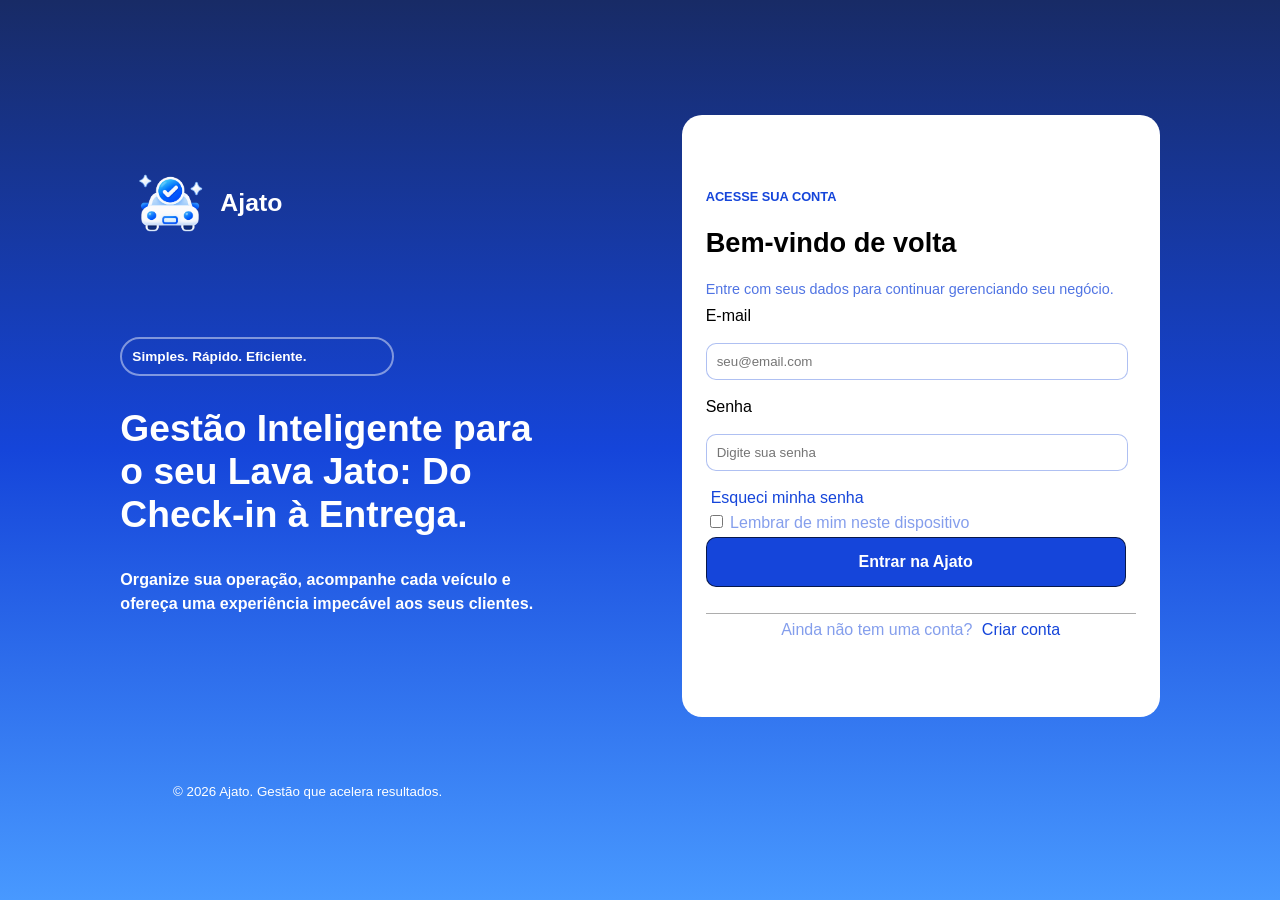
<file: html/index.html>
<!DOCTYPE html>
<html lang="pt-BR">

<head>
    <meta charset="UTF-8">
    <meta name="viewport" content="width=device-width, initial-scale=1.0">
    <title>Login | Ajato</title>
    <link rel="stylesheet" href="../css/all.css" media="all">
    <link rel="shortcut icon" href="../assets/img/favicon.ico" type="image/x-icon">
</head>

<body>
    <main>
        <section id="apresentacao">
            <div id="logo">
                <img src="../assets/img/logo-ajato.png" width="100" height="100" alt="Símbolo da Ajato">
                <span id="ajato">Ajato</span>
            </div>

            <div  id="caixa">
                <p>Simples. Rápido. Eficiente.</p>
            </div>

            <h1>Gestão Inteligente para o seu Lava Jato:
                <span>Do Check-in à Entrega.</span>
            </h1>

            <p>
                Organize sua operação, acompanhe cada veículo
                e ofereça uma experiência impecável aos seus clientes.
            </p>
        </section>

        <div id="espaco"></div>

        <section id="forms">
            <p id="p1">ACESSE SUA CONTA</p>
            <h2>Bem-vindo de volta</h2>

            <p id="p2">Entre com seus dados para continuar gerenciando seu negócio.</p>

            <form method="get" action="painel/inicio.html" autocomplete="on">
                <div class="texto">
                    <label for="email">E-mail</label>
                    <input type="email" id="email" name="email" placeholder="seu@email.com"autocomplete='email' required>
                </div>
                
                <div class="texto">
                    <label for="senha">Senha</label>
                    <input type="password" id="senha" name="senha" minlength="8" placeholder="Digite sua senha" required>
                </div>

                <a href="login/senha.html">Esqueci minha senha</a>

                <div id="check">
                    <input type="checkbox" id="lembrar">
                    <label for="lembrar">Lembrar de mim neste dispositivo</label>
                </div>

                <button type="submit">Entrar na Ajato</button>
                <p id="p3">Ainda não tem uma conta? <a href="login/cadastro.html">Criar conta</a></p>
            </form>

        </section>
    </main>

    <footer>
        <small>
            &copy; 2026 Ajato. Gestão que acelera resultados.
        </small>
    </footer>
</body>
</html>
</file>
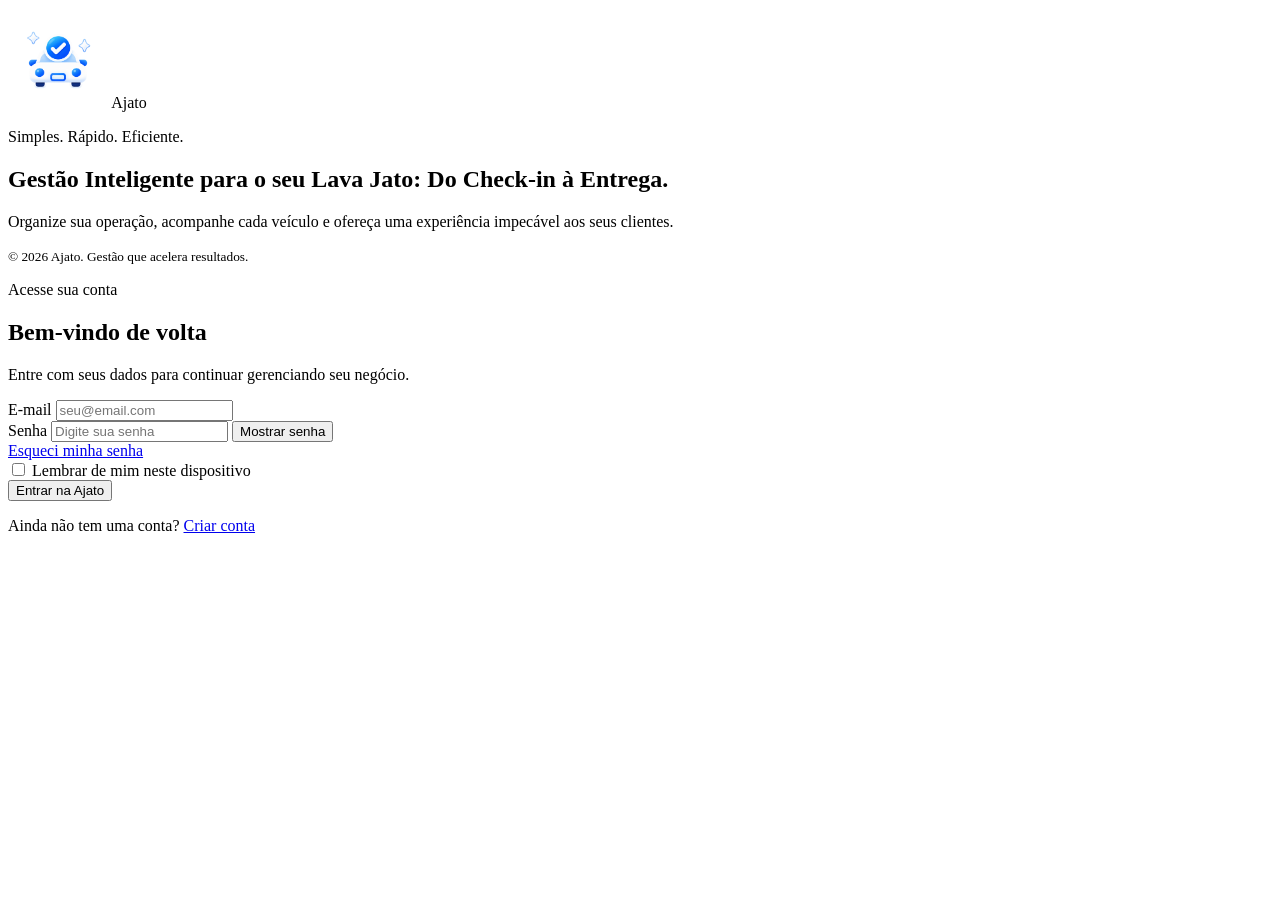
<file: ajato/html/index.html>
<!DOCTYPE html>
<html lang="pt-BR">

<head>
    <meta charset="UTF-8">
    <meta name="viewport" content="width=device-width, initial-scale=1.0">
    <title>Login | Ajato</title>
</head>

<body>
    <main>
        <section class="apresentacao">
            <div class="logo">
                <img src="../assets/img/logo-ajato.png" width="100" height="100" alt="Símbolo da Ajato">
                <span>Ajato</span>
            </div>

            <p>Simples. Rápido. Eficiente.</p>

            <h1>Gestão Inteligente para o seu Lava Jato:
                <span>Do Check-in à Entrega.</span>
            </h1>

            <p>
                Organize sua operação, acompanhe cada veículo
                e ofereça uma experiência impecável aos seus clientes.
            </p>

            <footer>
                <small>
                    &copy; 2026 Ajato. Gestão que acelera resultados.
                </small>
            </footer>

        </section>

        <section class="login">
            <p>Acesse sua conta</p>
            <h2>Bem-vindo de volta</h2>

            <p>Entre com seus dados para continuar gerenciando seu negócio.</p>

            <form>
                <div class="email">
                    <label for="email">E-mail</label>
                    <input type="email" id="email" name="email" placeholder="seu@email.com" required>
                </div>
                
                <div class="senha">
                    <label for="senha">Senha</label>
                    <input type="password" id="senha" name="senha" placeholder="Digite sua senha" required>
                    <button type="button">Mostrar senha</button>
                </div>

                <a href="#">Esqueci minha senha</a>

                <div class="lembrar">
                    <input type="checkbox" id="lembrar">
                    <label for="lembrar">Lembrar de mim neste dispositivo</label>
                </div>

                <button type="submit">Entrar na Ajato</button>
            </form>

            <p>Ainda não tem uma conta? <a href="#">Criar conta</a></p>
        </section>
    </main>

</body>
</html>
</file>
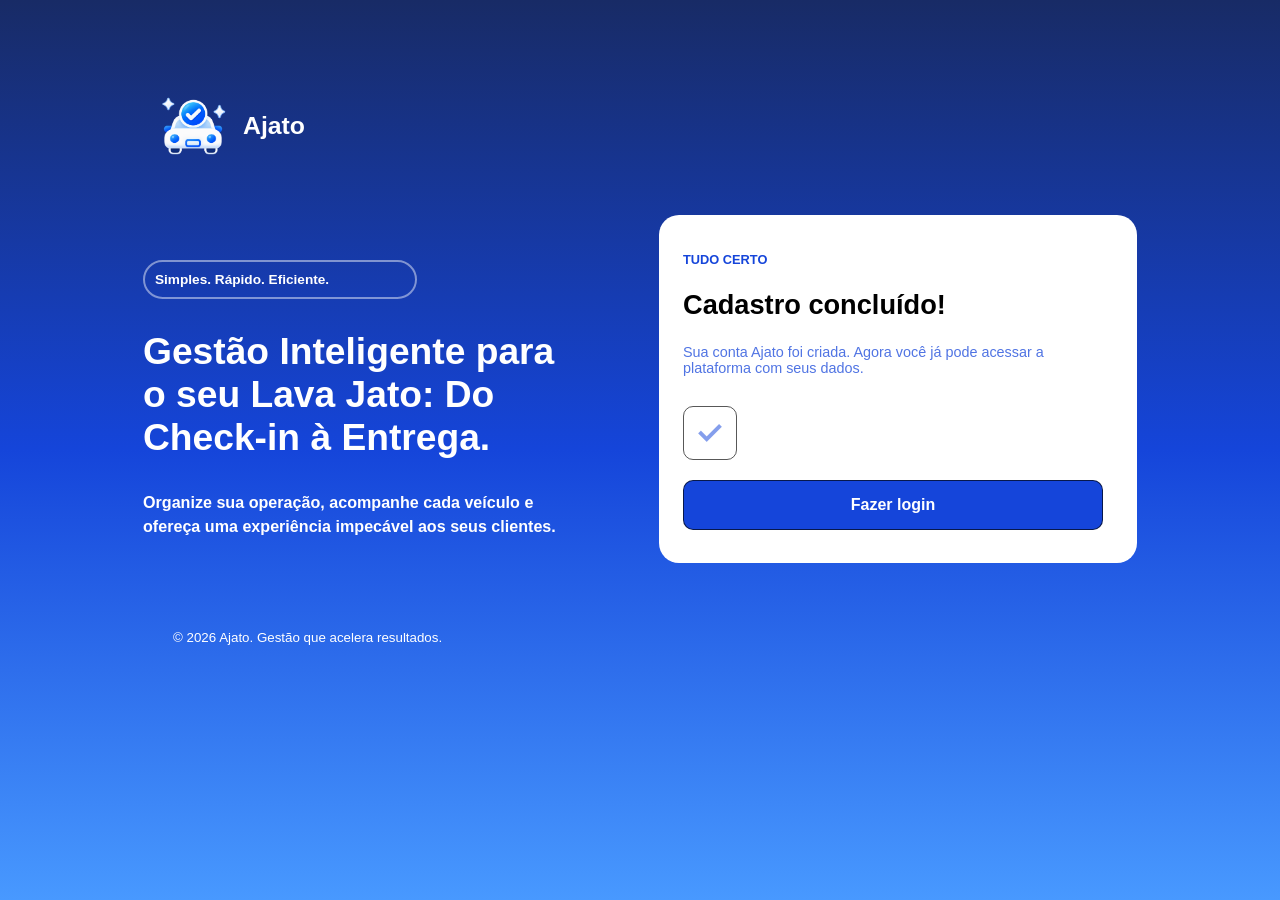
<file: html/cadastrado.html>
<!DOCTYPE html>
<html lang="pt-BR">

<head>
    <meta charset="UTF-8">
    <meta name="viewport" content="width=device-width, initial-scale=1.0">
    <title>Cadastro | Ajato</title>
    <link rel="stylesheet" href="../css/all.css">
    <link rel="stylesheet" href="../css/confirmado.css">
    <link rel="stylesheet" href="https://fonts.googleapis.com/css2?family=Material+Symbols+Outlined:opsz,wght,FILL,GRAD@24,400,0,0&icon_names=check" />
    <link rel="shortcut icon" href="../assets/img/favicon.ico" type="image/x-icon">
</head>

<body>
    <main>
        <section id="apresentacao">
            <div id="logo">
                <img src="../assets/img/logo-ajato.png" width="100" height="100" alt="Símbolo da Ajato">
                <span id="ajato">Ajato</span>
            </div>

            <div  id="caixa">
                <p>Simples. Rápido. Eficiente.</p>
            </div>

            <h1>Gestão Inteligente para o seu Lava Jato:
                <span>Do Check-in à Entrega.</span>
            </h1>

            <p>
                Organize sua operação, acompanhe cada veículo
                e ofereça uma experiência impecável aos seus clientes.
            </p>
        </section>

        <section id="forms">
            <p id="p1">TUDO CERTO</p>
            <h2>Cadastro concluído!</h2>

            <p id="p2">Sua conta Ajato foi criada. Agora você já pode acessar a plataforma com seus dados.</p>

            <div><span class="material-symbols-outlined">check</span></div>
            
            <form action="index.html"><button>Fazer login</button></form>
        </section>
    </main>

    <footer>
        <small>
            &copy; 2026 Ajato. Gestão que acelera resultados.
        </small>
    </footer>
</body>
</html>
</file>
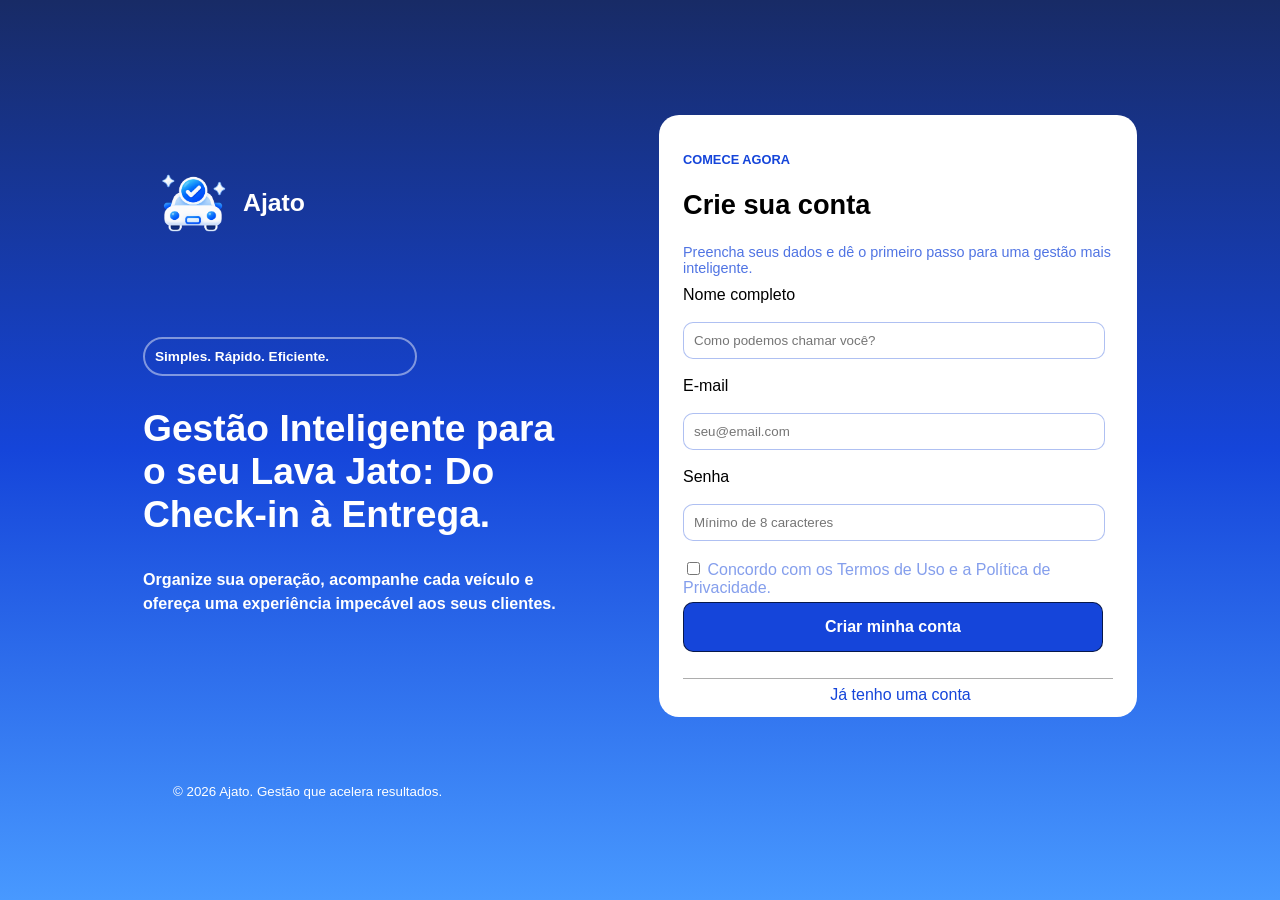
<file: html/cadastro.html>
<!DOCTYPE html>
<html lang="pt-BR">

<head>
    <meta charset="UTF-8">
    <meta name="viewport" content="width=device-width, initial-scale=1.0">
    <title>Cadastro | Ajato</title>
    <link rel="stylesheet" href="../css/all.css">
    <link rel="shortcut icon" href="../assets/img/favicon.ico" type="image/x-icon">
</head>

<body>
    <main>
        <section id="apresentacao">
            <div id="logo">
                <img src="../assets/img/logo-ajato.png" width="100" height="100" alt="Símbolo da Ajato">
                <span id="ajato">Ajato</span>
            </div>

            <div  id="caixa">
                <p>Simples. Rápido. Eficiente.</p>
            </div>

            <h1>Gestão Inteligente para o seu Lava Jato:
                <span>Do Check-in à Entrega.</span>
            </h1>

            <p>
                Organize sua operação, acompanhe cada veículo
                e ofereça uma experiência impecável aos seus clientes.
            </p>
        </section>

        <section id="forms">
            <p id="p1">COMECE AGORA</p>
            <h2>Crie sua conta</h2>

            <p id="p2">Preencha seus dados e dê o primeiro passo para uma gestão mais inteligente.</p>

            <form action="cadastrado.html" method="get" autocomplete="on">
                <div class="texto">
                    <label for="nome">Nome completo</label>
                    <input type="nome" id="nome" name="nome" placeholder="Como podemos chamar você?" autocomplete="name" required>
                </div>

                <div class="texto">
                    <label for="email">E-mail</label>
                    <input type="email" id="email" name="email" placeholder="seu@email.com" autocomplete="email" required>
                </div>
                
                <div class="texto">
                    <label for="senha">Senha</label>
                    <input type="password" id="senha" name="senha" minlength="8" placeholder="Mínimo de 8 caracteres" required>
                </div>

                <div id="check">
                    <input type="checkbox" id="termos" required>
                    <label for="termos">Concordo com os Termos de Uso e a Política de Privacidade.</label>
                </div>

                <button>Criar minha conta</button>
            </form>
            
            <p id="p3"><a href="index.html">Já tenho uma conta</a></p>
        </section>
    </main>

    <footer>
        <small>
            &copy; 2026 Ajato. Gestão que acelera resultados.
        </small>
    </footer>
</body>
</html>
</file>
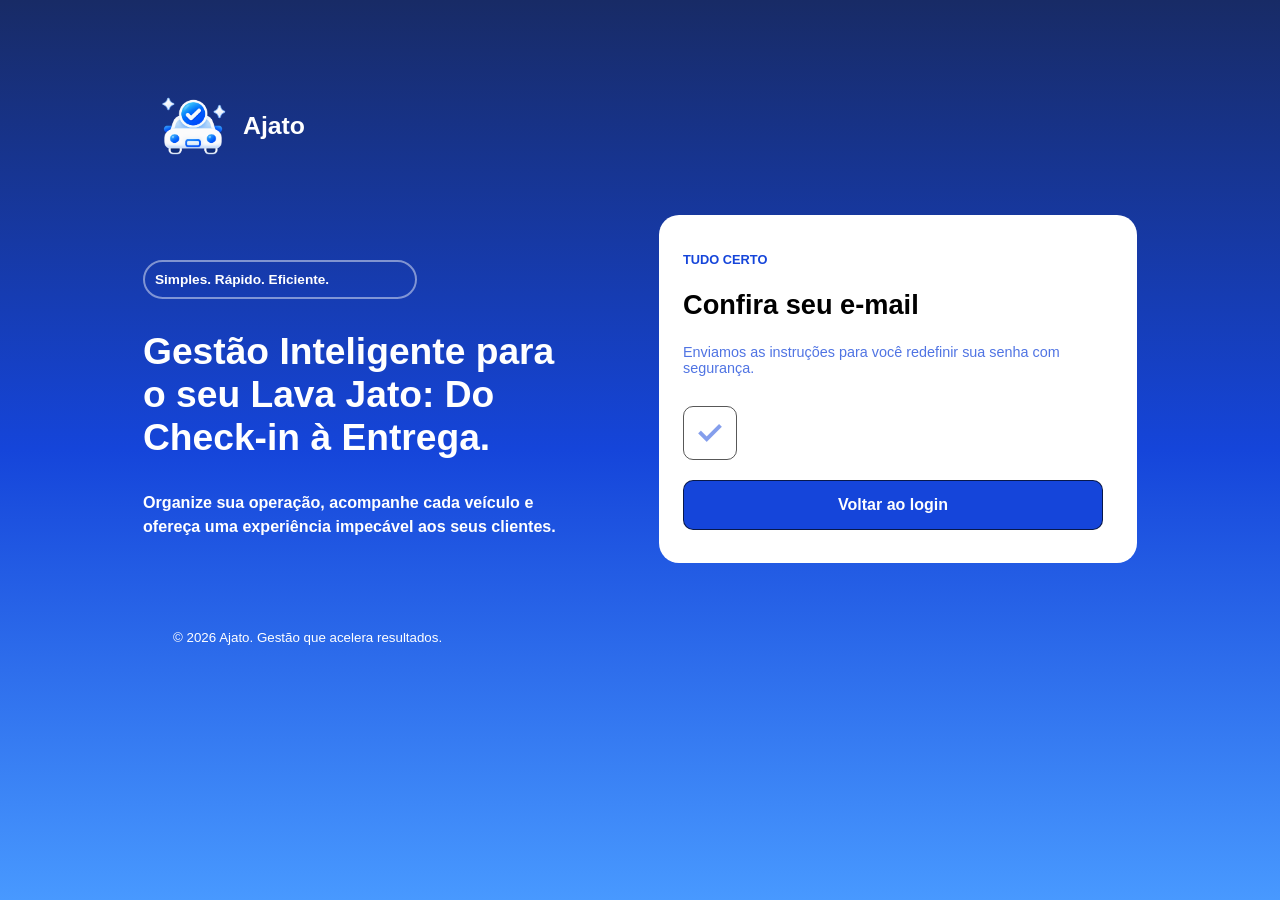
<file: html/senha-alterada.html>
<!DOCTYPE html>
<html lang="pt-BR">

<head>
    <meta charset="UTF-8">
    <meta name="viewport" content="width=device-width, initial-scale=1.0">
    <title>Esqueci senha | Ajato</title>
    <link rel="stylesheet" href="../css/all.css">
    <link rel="stylesheet" href="../css/confirmado.css">
    <link rel="stylesheet" href="https://fonts.googleapis.com/css2?family=Material+Symbols+Outlined:opsz,wght,FILL,GRAD@24,400,0,0&icon_names=check" />
    <link rel="shortcut icon" href="../assets/img/favicon.ico" type="image/x-icon">
</head>

<body>
    <main>
        <section id="apresentacao">
            <div id="logo">
                <img src="../assets/img/logo-ajato.png" width="100" height="100" alt="Símbolo da Ajato">
                <span id="ajato">Ajato</span>
            </div>

            <div  id="caixa">
                <p>Simples. Rápido. Eficiente.</p>
            </div>

            <h1>Gestão Inteligente para o seu Lava Jato:
                <span>Do Check-in à Entrega.</span>
            </h1>

            <p>
                Organize sua operação, acompanhe cada veículo
                e ofereça uma experiência impecável aos seus clientes.
            </p>
        </section>

        <section id="forms">
            <p id="p1">TUDO CERTO</p>
            <h2>Confira seu e-mail</h2>

            <p id="p2">Enviamos as instruções para você redefinir sua senha com segurança.</p>

            <div><span class="material-symbols-outlined">check</span></div>
            
            <form action="index.html"><button>Voltar ao login</button></form>
        </section>
    </main>

    <footer>
        <small>
            &copy; 2026 Ajato. Gestão que acelera resultados.
        </small>
    </footer>
</body>
</html>
</file>
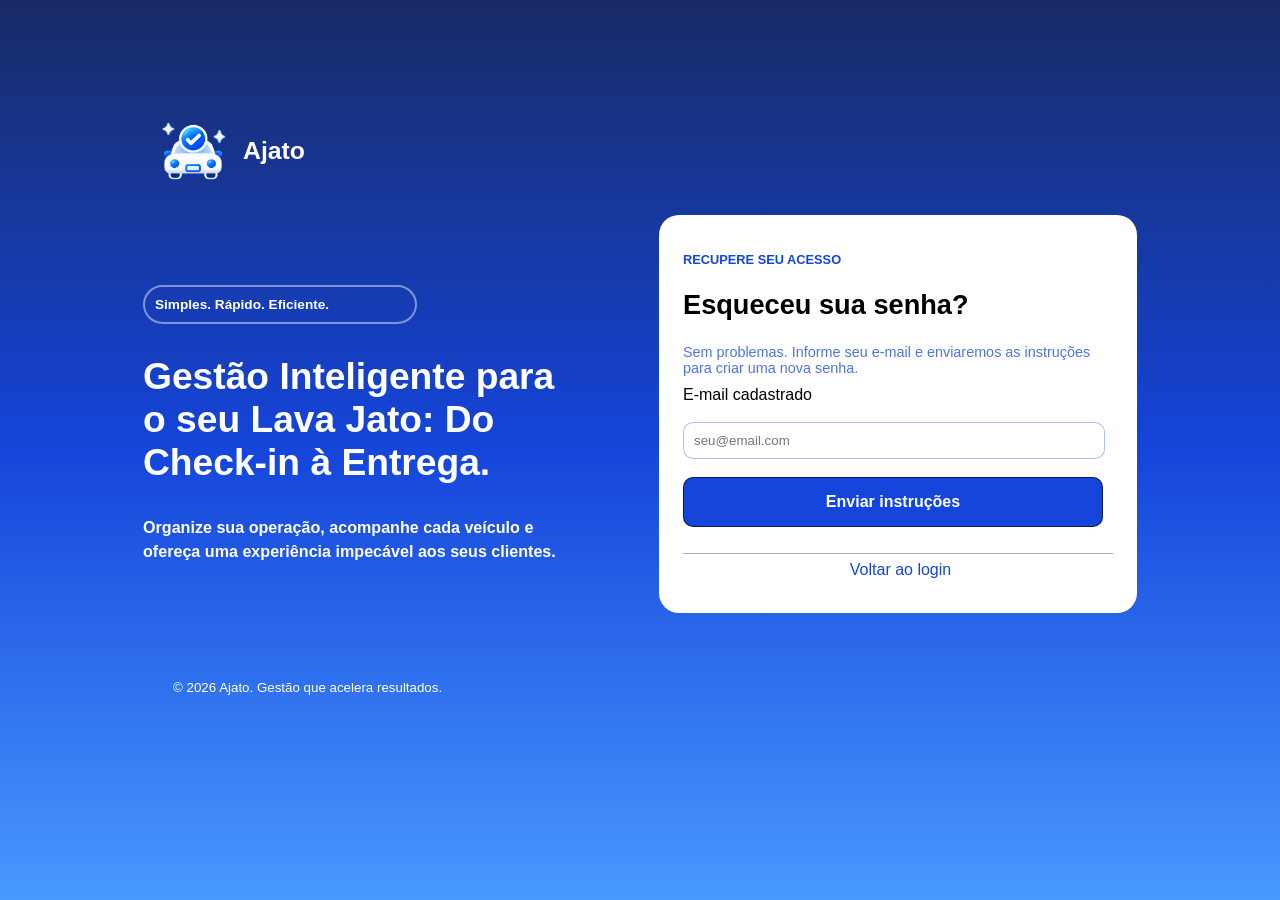
<file: html/senha.html>
<!DOCTYPE html>
<html lang="pt-BR">

<head>
    <meta charset="UTF-8">
    <meta name="viewport" content="width=device-width, initial-scale=1.0">
    <title>Esqueci senha | Ajato</title>
    <link rel="stylesheet" href="../css/all.css" media="all">
    <link rel="stylesheet" href="../css/senha.css">
    <link rel="shortcut icon" href="../assets/img/favicon.ico" type="image/x-icon">
</head>

<body>
    <main>
        <section id="apresentacao">
            <div id="logo">
                <img src="../assets/img/logo-ajato.png" width="100" height="100" alt="Símbolo da Ajato">
                <span id="ajato">Ajato</span>
            </div>

            <div  id="caixa">
                <p>Simples. Rápido. Eficiente.</p>
            </div>

            <h1>Gestão Inteligente para o seu Lava Jato:
                <span>Do Check-in à Entrega.</span>
            </h1>

            <p>
                Organize sua operação, acompanhe cada veículo
                e ofereça uma experiência impecável aos seus clientes.
            </p>
        </section>

        <section id="forms">
            <p id="p1">RECUPERE SEU ACESSO</p>
            <h2>Esqueceu sua senha?</h2>

            <p id="p2">Sem problemas. Informe seu e-mail e enviaremos as instruções para criar uma nova senha.</p>

            <form method="get" action="senha-alterada.html" autocomplete="on">
                <div class="texto">
                    <label for="email">E-mail cadastrado</label>
                    <input type="email" id="email" name="email" placeholder="seu@email.com" autocomplete='email' required>
                </div>

                <button>Enviar instruções</button>
                <p id="p3"><a href="index.html">Voltar ao login</a></p>
            </form>

        </section>
    </main>

    <footer>
        <small>
            &copy; 2026 Ajato. Gestão que acelera resultados.
        </small>
    </footer>
</body>
</html>
</file>
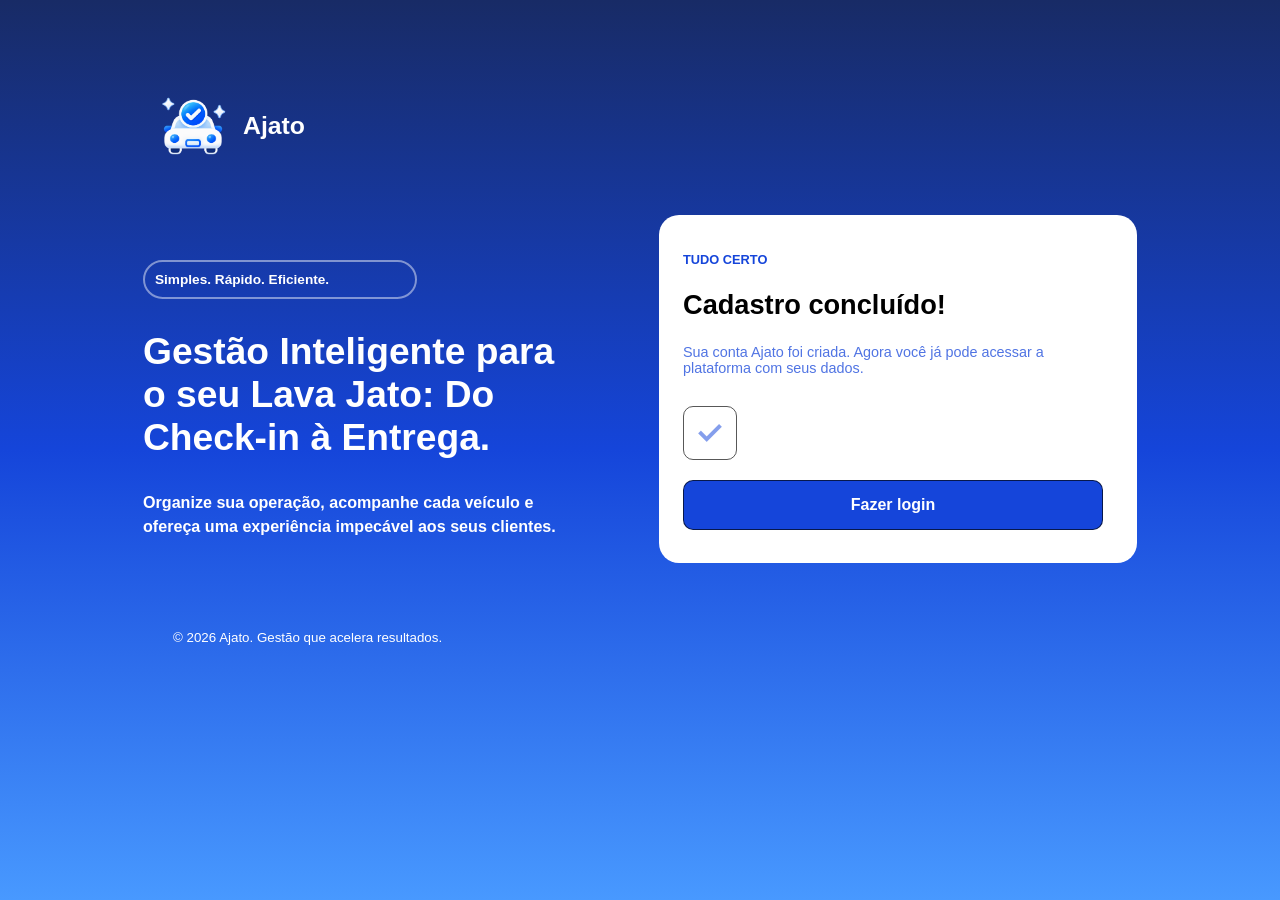
<file: html/login/cadastrado.html>
<!DOCTYPE html>
<html lang="pt-BR">

<head>
    <meta charset="UTF-8">
    <meta name="viewport" content="width=device-width, initial-scale=1.0">
    <title>Cadastro | Ajato</title>
    <link rel="stylesheet" href="../../css/all.css">
    <link rel="stylesheet" href="../../css/confirmado.css">
    <link rel="stylesheet" href="https://fonts.googleapis.com/css2?family=Material+Symbols+Outlined:opsz,wght,FILL,GRAD@24,400,0,0&icon_names=check" />
    <link rel="shortcut icon" href="../../assets/img/favicon.ico" type="image/x-icon">
</head>

<body>
    <main>
        <section id="apresentacao">
            <div id="logo">
                <img src="../../assets/img/logo-ajato.png" width="100" height="100" alt="Símbolo da Ajato">
                <span id="ajato">Ajato</span>
            </div>

            <div  id="caixa">
                <p>Simples. Rápido. Eficiente.</p>
            </div>

            <h1>Gestão Inteligente para o seu Lava Jato:
                <span>Do Check-in à Entrega.</span>
            </h1>

            <p>
                Organize sua operação, acompanhe cada veículo
                e ofereça uma experiência impecável aos seus clientes.
            </p>
        </section>

        <section id="forms">
            <p id="p1">TUDO CERTO</p>
            <h2>Cadastro concluído!</h2>

            <p id="p2">Sua conta Ajato foi criada. Agora você já pode acessar a plataforma com seus dados.</p>

            <div><span class="material-symbols-outlined">check</span></div>
            
            <form action="../index.html"><button>Fazer login</button></form>
        </section>
    </main>

    <footer>
        <small>
            &copy; 2026 Ajato. Gestão que acelera resultados.
        </small>
    </footer>
</body>
</html>
</file>
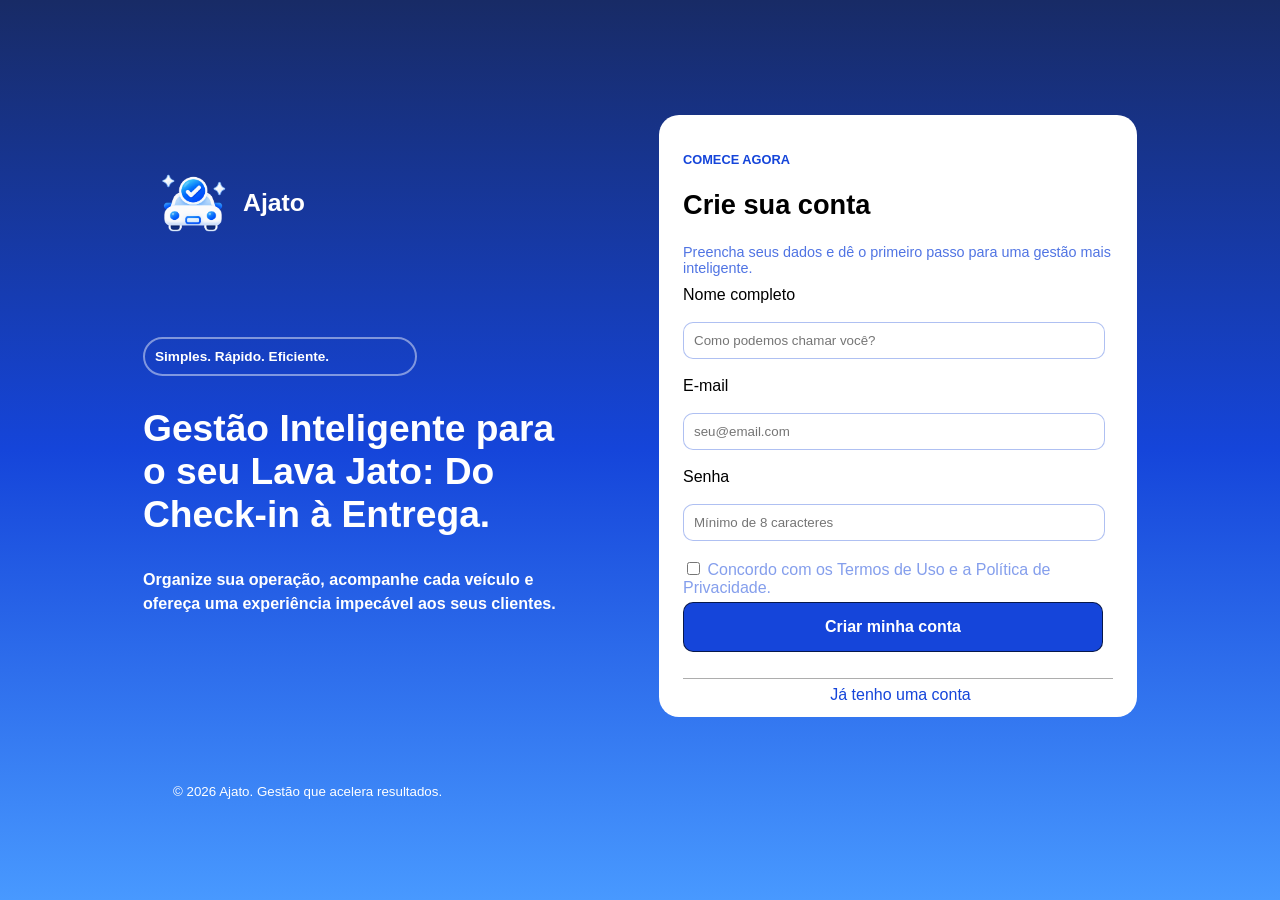
<file: html/login/cadastro.html>
<!DOCTYPE html>
<html lang="pt-BR">

<head>
    <meta charset="UTF-8">
    <meta name="viewport" content="width=device-width, initial-scale=1.0">
    <title>Cadastro | Ajato</title>
    <link rel="stylesheet" href="../../css/all.css">
    <link rel="shortcut icon" href="../../assets/img/favicon.ico" type="image/x-icon">
</head>

<body>
    <main>
        <section id="apresentacao">
            <div id="logo">
                <img src="../../assets/img/logo-ajato.png" width="100" height="100" alt="Símbolo da Ajato">
                <span id="ajato">Ajato</span>
            </div>

            <div  id="caixa">
                <p>Simples. Rápido. Eficiente.</p>
            </div>

            <h1>Gestão Inteligente para o seu Lava Jato:
                <span>Do Check-in à Entrega.</span>
            </h1>

            <p>
                Organize sua operação, acompanhe cada veículo
                e ofereça uma experiência impecável aos seus clientes.
            </p>
        </section>

        <section id="forms">
            <p id="p1">COMECE AGORA</p>
            <h2>Crie sua conta</h2>

            <p id="p2">Preencha seus dados e dê o primeiro passo para uma gestão mais inteligente.</p>

            <form action="cadastrado.html" method="get" autocomplete="on">
                <div class="texto">
                    <label for="nome">Nome completo</label>
                    <input type="nome" id="nome" name="nome" placeholder="Como podemos chamar você?" autocomplete="name" required>
                </div>

                <div class="texto">
                    <label for="email">E-mail</label>
                    <input type="email" id="email" name="email" placeholder="seu@email.com" autocomplete="email" required>
                </div>
                
                <div class="texto">
                    <label for="senha">Senha</label>
                    <input type="password" id="senha" name="senha" minlength="8" placeholder="Mínimo de 8 caracteres" required>
                </div>

                <div id="check">
                    <input type="checkbox" id="termos" required>
                    <label for="termos">Concordo com os Termos de Uso e a Política de Privacidade.</label>
                </div>

                <button>Criar minha conta</button>
            </form>
            
            <p id="p3"><a href="../index.html">Já tenho uma conta</a></p>
        </section>
    </main>

    <footer>
        <small>
            &copy; 2026 Ajato. Gestão que acelera resultados.
        </small>
    </footer>
</body>
</html>
</file>
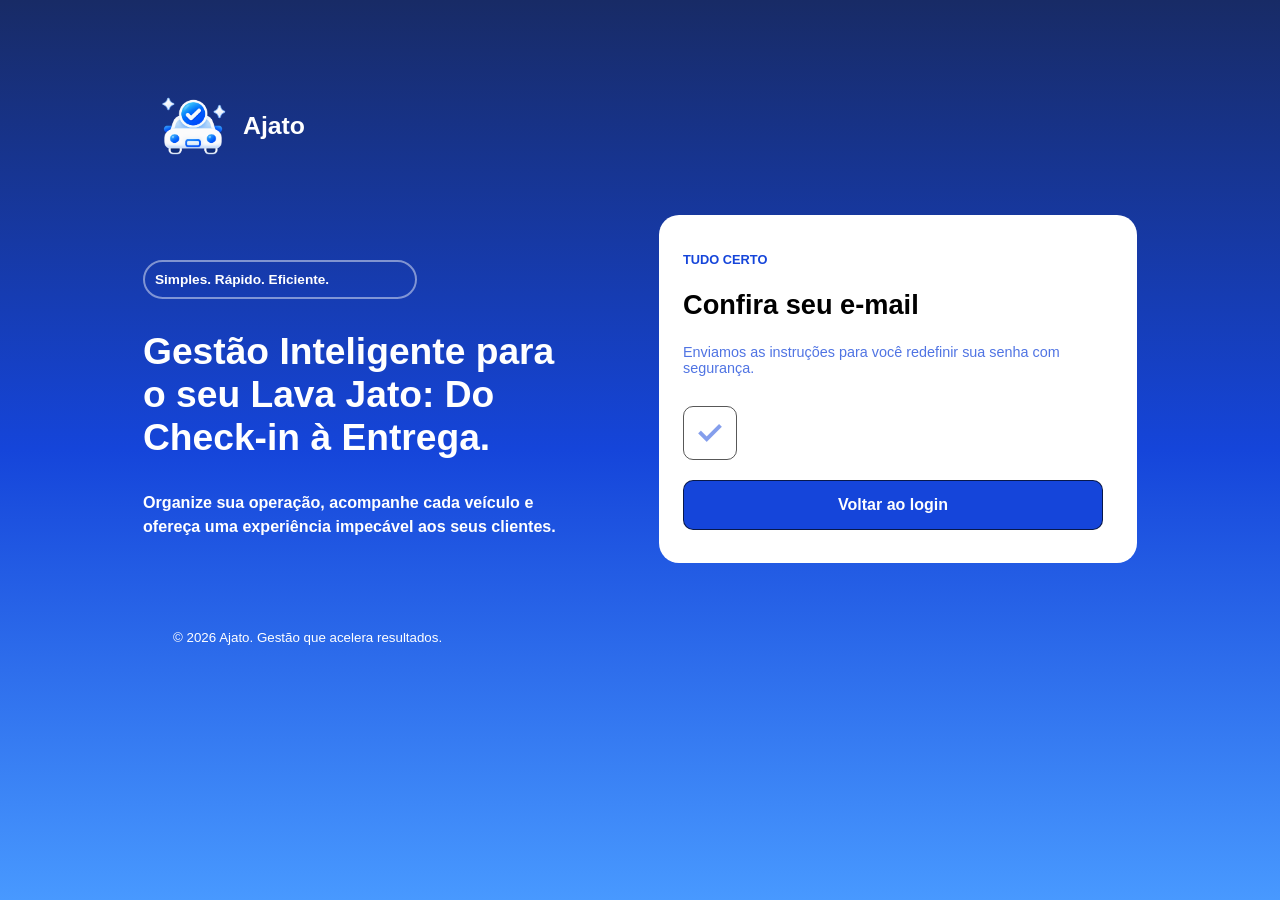
<file: html/login/senha-alterada.html>
<!DOCTYPE html>
<html lang="pt-BR">

<head>
    <meta charset="UTF-8">
    <meta name="viewport" content="width=device-width, initial-scale=1.0">
    <title>Esqueci senha | Ajato</title>
    <link rel="stylesheet" href="../../css/all.css">
    <link rel="stylesheet" href="../../css/confirmado.css">
    <link rel="stylesheet" href="https://fonts.googleapis.com/css2?family=Material+Symbols+Outlined:opsz,wght,FILL,GRAD@24,400,0,0&icon_names=check" />
    <link rel="shortcut icon" href="../../assets/img/favicon.ico" type="image/x-icon">
</head>

<body>
    <main>
        <section id="apresentacao">
            <div id="logo">
                <img src="../../assets/img/logo-ajato.png" width="100" height="100" alt="Símbolo da Ajato">
                <span id="ajato">Ajato</span>
            </div>

            <div  id="caixa">
                <p>Simples. Rápido. Eficiente.</p>
            </div>

            <h1>Gestão Inteligente para o seu Lava Jato:
                <span>Do Check-in à Entrega.</span>
            </h1>

            <p>
                Organize sua operação, acompanhe cada veículo
                e ofereça uma experiência impecável aos seus clientes.
            </p>
        </section>

        <section id="forms">
            <p id="p1">TUDO CERTO</p>
            <h2>Confira seu e-mail</h2>

            <p id="p2">Enviamos as instruções para você redefinir sua senha com segurança.</p>

            <div><span class="material-symbols-outlined">check</span></div>
            
            <form action="../index.html"><button>Voltar ao login</button></form>
        </section>
    </main>

    <footer>
        <small>
            &copy; 2026 Ajato. Gestão que acelera resultados.
        </small>
    </footer>
</body>
</html>
</file>
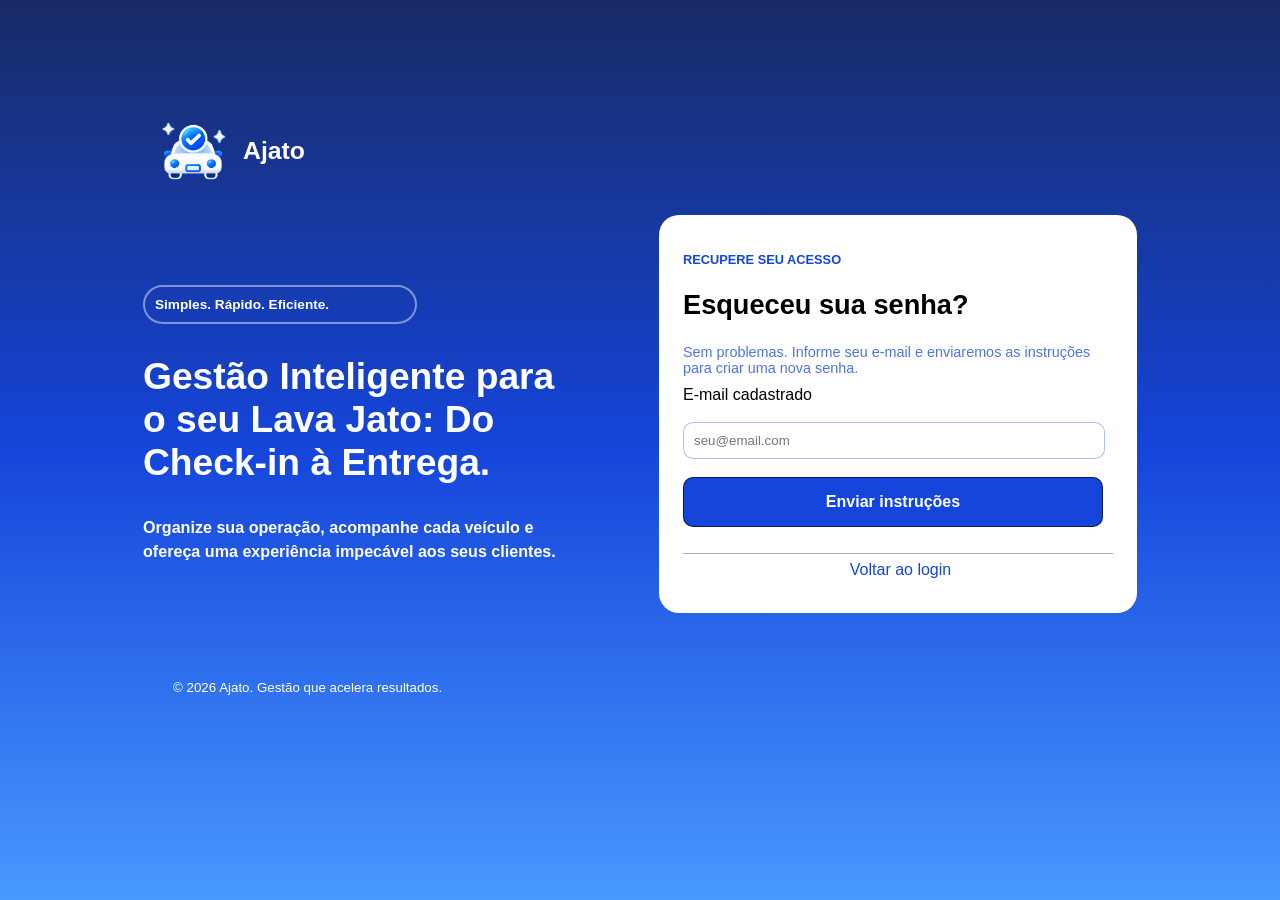
<file: html/login/senha.html>
<!DOCTYPE html>
<html lang="pt-BR">

<head>
    <meta charset="UTF-8">
    <meta name="viewport" content="width=device-width, initial-scale=1.0">
    <title>Esqueci senha | Ajato</title>
    <link rel="stylesheet" href="../../css/all.css" media="all">
    <link rel="stylesheet" href="../../css/senha.css">
    <link rel="shortcut icon" href="../../assets/img/favicon.ico" type="image/x-icon">
</head>

<body>
    <main>
        <section id="apresentacao">
            <div id="logo">
                <img src="../../assets/img/logo-ajato.png" width="100" height="100" alt="Símbolo da Ajato">
                <span id="ajato">Ajato</span>
            </div>

            <div  id="caixa">
                <p>Simples. Rápido. Eficiente.</p>
            </div>

            <h1>Gestão Inteligente para o seu Lava Jato:
                <span>Do Check-in à Entrega.</span>
            </h1>

            <p>
                Organize sua operação, acompanhe cada veículo
                e ofereça uma experiência impecável aos seus clientes.
            </p>
        </section>

        <section id="forms">
            <p id="p1">RECUPERE SEU ACESSO</p>
            <h2>Esqueceu sua senha?</h2>

            <p id="p2">Sem problemas. Informe seu e-mail e enviaremos as instruções para criar uma nova senha.</p>

            <form method="get" action="senha-alterada.html" autocomplete="on">
                <div class="texto">
                    <label for="email">E-mail cadastrado</label>
                    <input type="email" id="email" name="email" placeholder="seu@email.com" autocomplete='email' required>
                </div>

                <button>Enviar instruções</button>
                <p id="p3"><a href="../index.html">Voltar ao login</a></p>
            </form>

        </section>
    </main>

    <footer>
        <small>
            &copy; 2026 Ajato. Gestão que acelera resultados.
        </small>
    </footer>
</body>
</html>
</file>
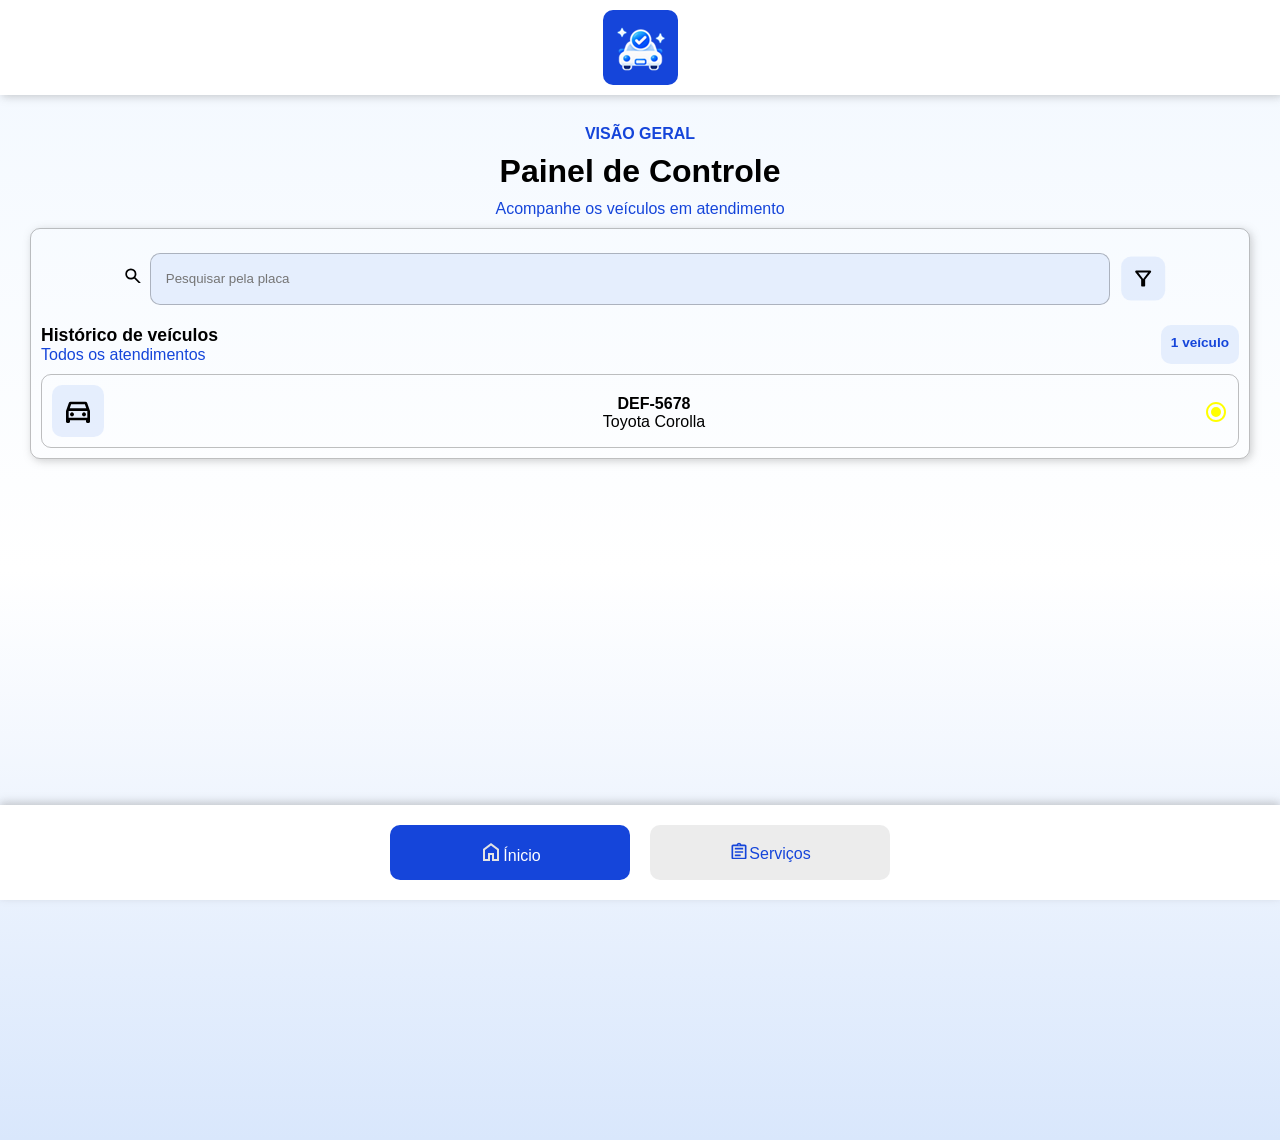
<file: html/painel/inicio.html>
<!DOCTYPE html>
<html lang="pt-BR">
<head>
    <meta charset="UTF-8">
    <meta name="viewport" content="width=device-width, initial-scale=1.0">
    <title>Início | Ajato</title>
    <link rel="shortcut icon" href="../../assets/img/favicon.ico" type="image/x-icon">
    <link rel="stylesheet" href="../../css/inicio.css">
</head>
<body>
    <header>
        <img src="../../assets/img/logo-ajato - Copia.png" alt="Logo do Ajato">
    </header>
    <main>
        <div></div>
        <div>
            <p id="p1">VISÃO GERAL</p>
            <h1>Painel de Controle</h1>
            <p>Acompanhe os veículos em atendimento</p>
            <div id="historico">
                <div id="pesquisa">
                    <label for="ipesquisa">
                        <svg id="pesquisa-icon" xmlns="http://www.w3.org/2000/svg" viewBox="0 -8 24 28" height="24px" width="24px" fill="black"><path d="M19.6,21l-6.3-6.3q-0.75,0.6-1.72,0.95T9.5,16q-2.72,0-4.61-1.89Q3,12.23 3,9.5Q3,6.77 4.89,4.89T9.5,3t4.61,1.89T16,9.5q0,1.1-0.35,2.07T14.7,13.3L21,19.6L19.6,21ZM9.5,14q1.88,0 3.19-1.31T14,9.5T12.69,6.31T9.5,5T6.31,6.31T5,9.5t1.31,3.19T9.5,14Z"/></svg>
                    </label>
                    <input type="text" name="pesquisa" id="ipesquisa" placeholder="Pesquisar pela placa">
                    <svg id="filtro-icon" xmlns="http://www.w3.org/2000/svg" viewBox="0 0 24 24" height="24px" width="24px" fill="black"><path d="M11,20q-0.42,0-0.71-0.29Q10,19.43 10,19V13L4.2,5.6Q3.83,5.1 4.09,4.55T5,4H19q0.65,0 0.91,0.55T19.8,5.6L14,13v6q0,0.43-0.29,0.71T13,20H11Zm1-7.7L16.95,6H7.05L12,12.3Zm0,0Z"/></svg>
                </div>
                <div id="detalhes">
                    <div>
                        <p id="p-h">Histórico de veículos</p>
                        <p>Todos os atendimentos</p>
                    </div>
                    <p>1 veículo</p>
                </div>
                <div class="carros">
                    <svg  class="carro" xmlns="http://www.w3.org/2000/svg" viewBox="0 0 24 24" height="32px" width="32px" fill="black"><path d="M6,19v1q0,0.43-0.29,0.71T5,21H4q-0.42,0-0.71-0.29Q3,20.43 3,20V12L5.1,6Q5.25,5.55 5.64,5.27T6.5,5h11q0.48,0 0.86,0.27T18.9,6L21,12v8q0,0.43-0.29,0.71T20,21H19q-0.43,0-0.71-0.29Q18,20.43 18,20V19H6ZM5.8,10H18.2L17.15,7H6.85L5.8,10ZM5,12v5V12Zm2.5,4q0.63,0 1.06-0.44T9,14.5T8.56,13.44T7.5,13T6.44,13.44T6,14.5t0.44,1.06T7.5,16Zm9,0q0.63,0 1.06-0.44T18,14.5t-0.44-1.06T16.5,13t-1.06,0.44T15,14.5t0.44,1.06T16.5,16ZM5,17H19V12H5v5Z"/></svg>
                    <div class="informacoes">
                        <p class="placa">DEF-5678</p>
                        <p>Toyota Corolla</p>
                    </div>
                    <svg class="status-visual" xmlns="http://www.w3.org/2000/svg" viewBox="0 0 24 24" height="24px" width="24px" fill="yellow"><path d="M15.54,15.54Q17,14.08 17,12q0-2.08-1.46-3.54T12,7Q9.93,7 8.46,8.46T7,12t1.46,3.54T12,17t3.54-1.46ZM12,22q-2.07,0-3.9-0.79q-1.82-0.79-3.17-2.14Q3.58,17.73 2.79,15.9T2,12Q2,9.92 2.79,8.1Q3.58,6.27 4.93,4.93Q6.28,3.57 8.1,2.79Q9.93,2 12,2t3.9,0.79t3.17,2.14q1.35,1.35 2.14,3.17Q22,9.92 22,12t-0.79,3.9t-2.14,3.17q-1.35,1.35-3.17,2.14T12,22Zm0-2q3.35,0 5.68-2.32T20,12T17.68,6.32T12,4T6.33,6.32T4,12t2.33,5.68T12,20Z"/></svg>
                </div>
            </div>
        </div>
        <div></div>
    </main>
    <footer>
        <nav>
            <a href="" id="nao-clicavel"><svg xmlns="http://www.w3.org/2000/svg" viewBox="0 -4 24 24" height="26px" width="24px" fill="#e3e3e3"><path d="M6,19H9V13h6v6h3V10L12,5.5L6,10v9ZM4,21V9l8-6l8,6V21H13V15H11v6H4Zm8-8.75Z"/></svg>Ínicio</a>
            <a href="servicos.html" class="clicavel"><svg xmlns="http://www.w3.org/2000/svg" viewBox="0 -6 24 24" height="24px" width="20px" fill="#1545DA"><path d="M5,21q-0.83,0-1.41-0.59T3,19V5Q3,4.17 3.59,3.59T5,3H9.2q0.32-0.9 1.09-1.45T12,1t1.71,0.55T14.8,3H19q0.83,0 1.41,0.59T21,5V19q0,0.82-0.59,1.41T19,21H5Zm0-2H19V5H5V19Zm2-2h7V15H7v2Zm0-4H17V11H7v2ZM7,9H17V7H7V9Zm5.54-4.96q0.21-0.21 0.21-0.54q0-0.33-0.21-0.54T12,2.75T11.46,2.96T11.25,3.5q0,0.32 0.21,0.54T12,4.25t0.54-0.21ZM5,19V5V19Z"/></svg>Serviços</a>
        </nav>
    </footer>
</body>
</html>
</file>
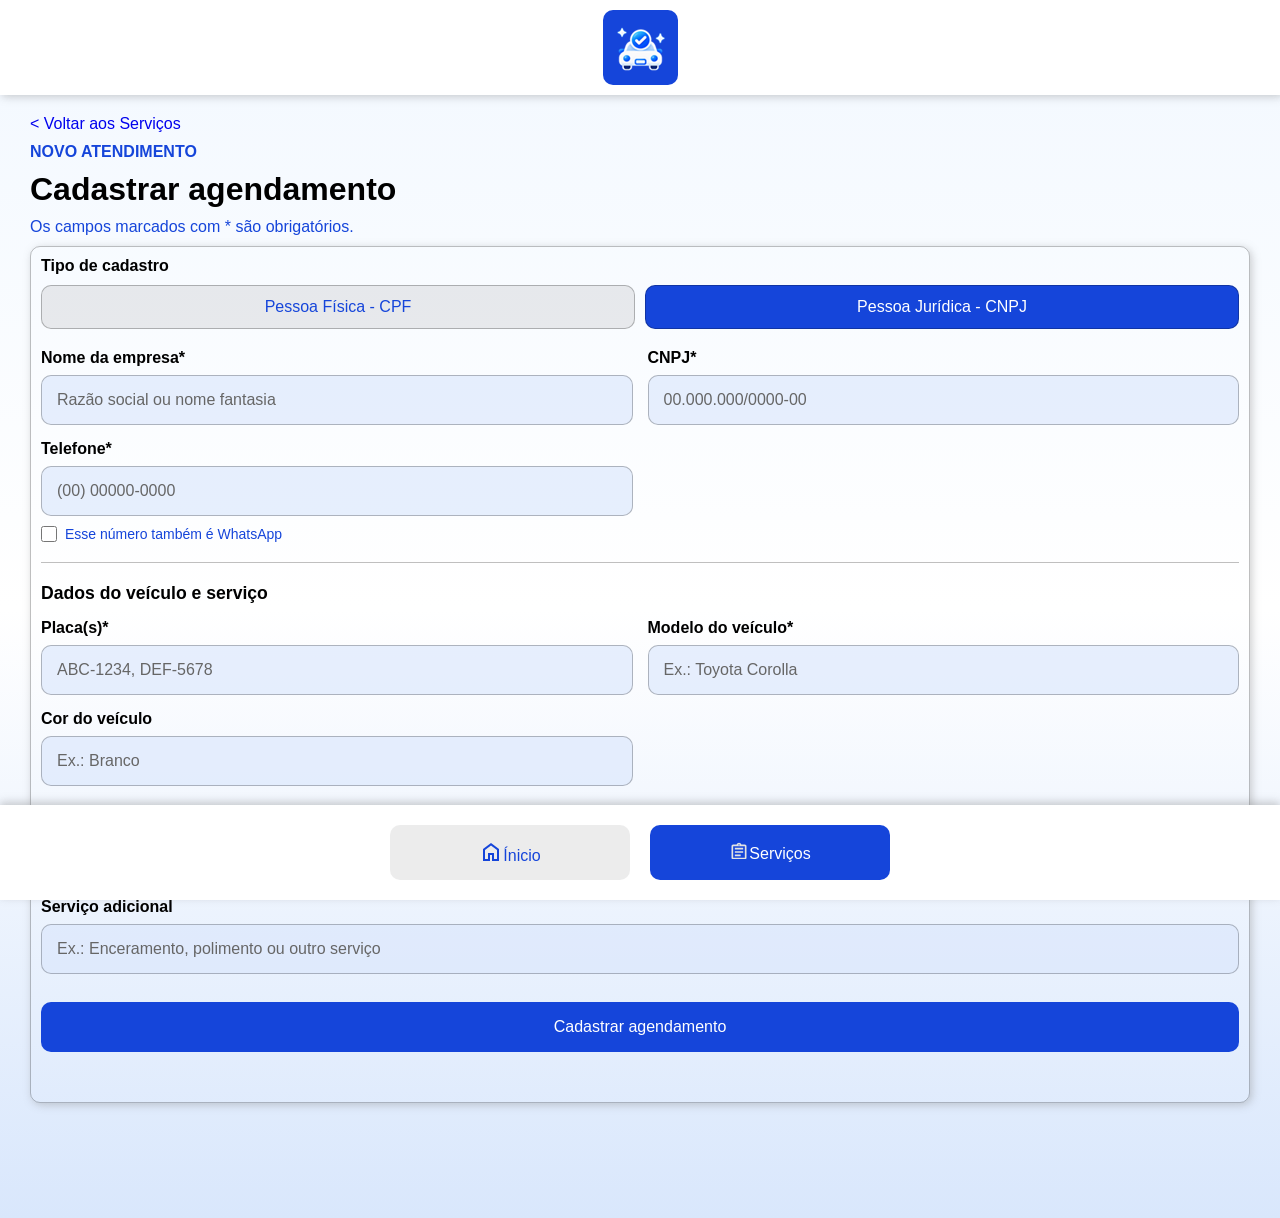
<file: html/painel/novo-agendamento-cnpj.html>
<!DOCTYPE html>
<html lang="pt-BR">
<head>
    <meta charset="UTF-8">
    <meta name="viewport" content="width=device-width, initial-scale=1.0">
    <title>Novo agendamento | Ajato</title>
    <link rel="shortcut icon" href="../../assets/img/favicon.ico" type="image/x-icon">
    <link rel="stylesheet" href="../../css/novo-agendamento.css">
</head>
<body>
    <header>
        <img src="../../assets/img/logo-ajato - Copia.png" alt="Logo do Ajato">
    </header>
    <main>
        <div></div>
        <div>
            <a href="servicos.html">&lt Voltar aos Serviços</a>
            <p id="p1">NOVO ATENDIMENTO</p>
            <h1>Cadastrar agendamento</h1>
            <p>Os campos marcados com * são obrigatórios.</p>
            <div id="historico">
                <div class="agendamento-formulario">
                    <p class="formulario-rotulo">Tipo de cadastro</p>
                    <div id="tipo-cadastro">
                        <a href="novo-agendamento-cpf.html" class="clicavel">Pessoa Física - CPF</a>
                        <a href="" class="nao-clicavel">Pessoa Jurídica - CNPJ</a>
                    </div>

                    <form action="" autocomplete="on">
                        <div class="formulario-grade">
                        <div class="formulario-campo">
                            <label for="inome">Nome da empresa*</label>
                            <input type="text" name="nome" id="inome" placeholder="Razão social ou nome fantasia" required>
                        </div>
                        <div class="formulario-campo">
                            <label for="icpf">CNPJ*</label>
                            <input type="number" name="cpf" id="icpf" placeholder="00.000.000/0000-00" required>
                        </div>
                        <div class="formulario-campo">
                            <label for="itelefone">Telefone*</label>
                            <input type="number" name="telefone" id="itelefone" placeholder="(00) 00000-0000" required>
                            <label class="formulario-whatsapp" for="itw">
                                <input type="checkbox" name="tw" id="itw">
                                Esse número também é WhatsApp
                            </label>
                        </div>
                        </div>

                        <hr class="formulario-divisoria">
                        <p class="formulario-titulo-secao">Dados do veículo e serviço</p>

                        <div class="formulario-grade">
                        <div class="formulario-campo">
                            <label for="iplaca">Placa(s)*</label>
                            <input type="text" name="placa" id="iplaca" placeholder="ABC-1234, DEF-5678" required>
                        </div>
                        <div class="formulario-campo">
                            <label for="imveiculo">Modelo do veículo*</label>
                            <input type="text" name="mveiculo" id="imveiculo" placeholder="Ex.: Toyota Corolla" required>
                        </div>
                        <div class="formulario-campo">
                            <label for="icveiculo">Cor do veículo</label>
                            <input type="text" name="cveiculo" id="icveiculo" placeholder="Ex.: Branco" required>
                        </div>
                        </div>

                        <div class="formulario-lavagens">
                            <p class="formulario-legenda">Tipo de lavagem*</p>
                            <div class="formulario-opcoes">
                                <label class="formulario-opcao" for="ils">
                                    <input type="checkbox" name="ls" id="ils"> Lavagem simples
                                </label>
                                <label class="formulario-opcao" for="ilc">
                                    <input type="checkbox" name="lc" id="ilc"> Lavagem composta
                                </label>
                                <label class="formulario-opcao" for="ih">
                                    <input type="checkbox" name="h" id="ih"> Higienização
                                </label>
                            </div>
                        </div>

                        <div class="formulario-campo formulario-adicional">
                            <label for="isa">Serviço adicional</label>
                            <input type="text" placeholder="Ex.: Enceramento, polimento ou outro serviço" id="isa" name="sa">
                        </div>

                        <button type="submit" class="formulario-enviar">Cadastrar agendamento</button>
                    </form>
                </div>

            </div>
        </div>
        <div></div>
    </main>
    <footer>
        <nav>
            <a href="inicio.html" class="clicavel"><svg xmlns="http://www.w3.org/2000/svg" viewBox="0 -4 24 24" height="26px" width="24px" fill="#1545DA"><path d="M6,19H9V13h6v6h3V10L12,5.5L6,10v9ZM4,21V9l8-6l8,6V21H13V15H11v6H4Zm8-8.75Z"/></svg>Ínicio</a>
            <a href="" class="nao-clicavel"><svg xmlns="http://www.w3.org/2000/svg" viewBox="0 -6 24 24" height="24px" width="20px" fill="#e3e3e3"><path d="M5,21q-0.83,0-1.41-0.59T3,19V5Q3,4.17 3.59,3.59T5,3H9.2q0.32-0.9 1.09-1.45T12,1t1.71,0.55T14.8,3H19q0.83,0 1.41,0.59T21,5V19q0,0.82-0.59,1.41T19,21H5Zm0-2H19V5H5V19Zm2-2h7V15H7v2Zm0-4H17V11H7v2ZM7,9H17V7H7V9Zm5.54-4.96q0.21-0.21 0.21-0.54q0-0.33-0.21-0.54T12,2.75T11.46,2.96T11.25,3.5q0,0.32 0.21,0.54T12,4.25t0.54-0.21ZM5,19V5V19Z"/></svg>Serviços</a>
        </nav>
    </footer>
</body>
</html>
</file>
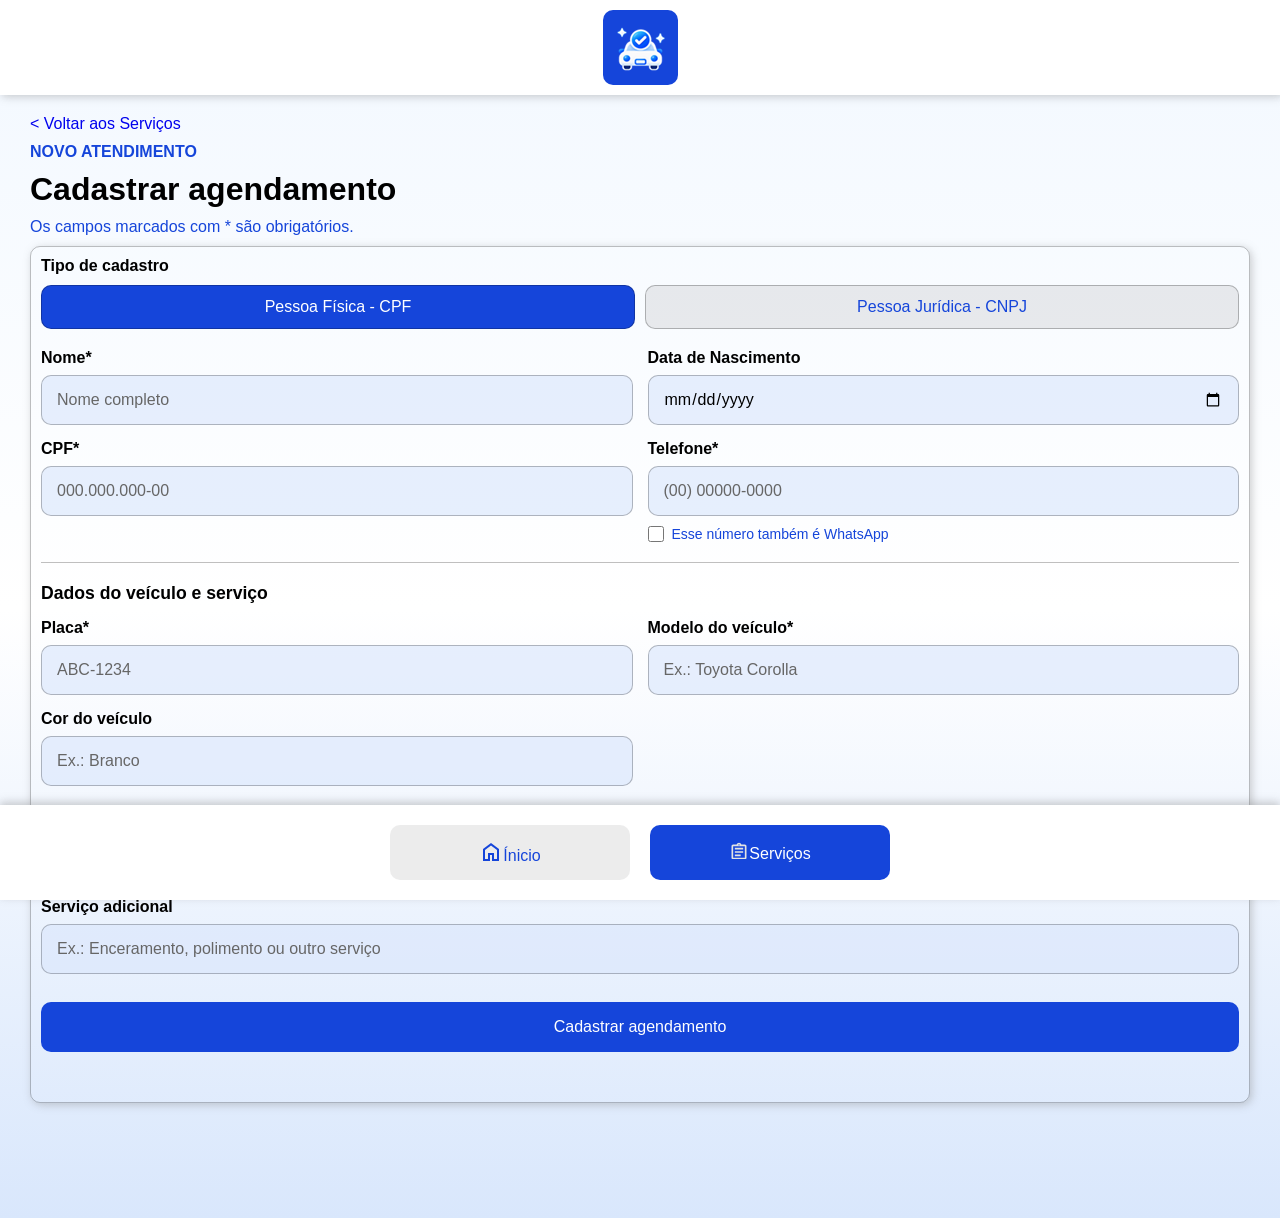
<file: html/painel/novo-agendamento-cpf.html>
<!DOCTYPE html>
<html lang="pt-BR">
<head>
    <meta charset="UTF-8">
    <meta name="viewport" content="width=device-width, initial-scale=1.0">
    <title>Novo agendamento | Ajato</title>
    <link rel="shortcut icon" href="../../assets/img/favicon.ico" type="image/x-icon">
    <link rel="stylesheet" href="../../css/novo-agendamento.css">
</head>
<body>
    <header>
        <img src="../../assets/img/logo-ajato - Copia.png" alt="Logo do Ajato">
    </header>
    <main>
        <div></div>
        <div>
            <a href="servicos.html">&lt Voltar aos Serviços</a>
            <p id="p1">NOVO ATENDIMENTO</p>
            <h1>Cadastrar agendamento</h1>
            <p>Os campos marcados com * são obrigatórios.</p>
            <div id="historico">
                <div class="agendamento-formulario">
                    <p class="formulario-rotulo">Tipo de cadastro</p>
                    <div id="tipo-cadastro">
                        <a href="" class="nao-clicavel">Pessoa Física - CPF</a>
                        <a href="novo-agendamento-cnpj.html" class="clicavel">Pessoa Jurídica - CNPJ</a>
                    </div>

                    <form action="" autocomplete="on">
                        <div class="formulario-grade">
                        <div class="formulario-campo">
                            <label for="inome">Nome*</label>
                            <input type="text" name="nome" id="inome" placeholder="Nome completo" required>
                        </div>
                        <div class="formulario-campo">
                            <label for="idata">Data de Nascimento</label>
                            <input type="date" name="data" id="idata">
                        </div>
                        <div class="formulario-campo">
                            <label for="icpf">CPF*</label>
                            <input type="number" name="cpf" id="icpf" placeholder="000.000.000-00" required>
                        </div>
                        <div class="formulario-campo">
                            <label for="itelefone">Telefone*</label>
                            <input type="number" name="telefone" id="itelefone" placeholder="(00) 00000-0000" required>
                            <label class="formulario-whatsapp" for="itw">
                                <input type="checkbox" name="tw" id="itw">
                                Esse número também é WhatsApp
                            </label>
                        </div>
                        </div>

                        <hr class="formulario-divisoria">
                        <p class="formulario-titulo-secao">Dados do veículo e serviço</p>

                        <div class="formulario-grade">
                        <div class="formulario-campo">
                            <label for="iplaca">Placa*</label>
                            <input type="text" name="placa" id="iplaca" placeholder="ABC-1234" required>
                        </div>
                        <div class="formulario-campo">
                            <label for="imveiculo">Modelo do veículo*</label>
                            <input type="text" name="mveiculo" id="imveiculo" placeholder="Ex.: Toyota Corolla" required>
                        </div>
                        <div class="formulario-campo">
                            <label for="icveiculo">Cor do veículo</label>
                            <input type="text" name="cveiculo" id="icveiculo" placeholder="Ex.: Branco" required>
                        </div>
                        </div>

                        <div class="formulario-lavagens">
                            <p class="formulario-legenda">Tipo de lavagem*</p>
                            <div class="formulario-opcoes">
                                <label class="formulario-opcao" for="ils">
                                    <input type="checkbox" name="ls" id="ils"> Lavagem simples
                                </label>
                                <label class="formulario-opcao" for="ilc">
                                    <input type="checkbox" name="lc" id="ilc"> Lavagem composta
                                </label>
                                <label class="formulario-opcao" for="ih">
                                    <input type="checkbox" name="h" id="ih"> Higienização
                                </label>
                            </div>
                        </div>

                        <div class="formulario-campo formulario-adicional">
                            <label for="isa">Serviço adicional</label>
                            <input type="text" placeholder="Ex.: Enceramento, polimento ou outro serviço" id="isa" name="sa">
                        </div>

                        <button type="submit" class="formulario-enviar">Cadastrar agendamento</button>
                    </form>
                </div>

            </div>
        </div>
        <div></div>
    </main>
    <footer>
        <nav>
            <a href="inicio.html" class="clicavel"><svg xmlns="http://www.w3.org/2000/svg" viewBox="0 -4 24 24" height="26px" width="24px" fill="#1545DA"><path d="M6,19H9V13h6v6h3V10L12,5.5L6,10v9ZM4,21V9l8-6l8,6V21H13V15H11v6H4Zm8-8.75Z"/></svg>Ínicio</a>
            <a href="" class="nao-clicavel"><svg xmlns="http://www.w3.org/2000/svg" viewBox="0 -6 24 24" height="24px" width="20px" fill="#e3e3e3"><path d="M5,21q-0.83,0-1.41-0.59T3,19V5Q3,4.17 3.59,3.59T5,3H9.2q0.32-0.9 1.09-1.45T12,1t1.71,0.55T14.8,3H19q0.83,0 1.41,0.59T21,5V19q0,0.82-0.59,1.41T19,21H5Zm0-2H19V5H5V19Zm2-2h7V15H7v2Zm0-4H17V11H7v2ZM7,9H17V7H7V9Zm5.54-4.96q0.21-0.21 0.21-0.54q0-0.33-0.21-0.54T12,2.75T11.46,2.96T11.25,3.5q0,0.32 0.21,0.54T12,4.25t0.54-0.21ZM5,19V5V19Z"/></svg>Serviços</a>
        </nav>
    </footer>
</body>
</html>
</file>
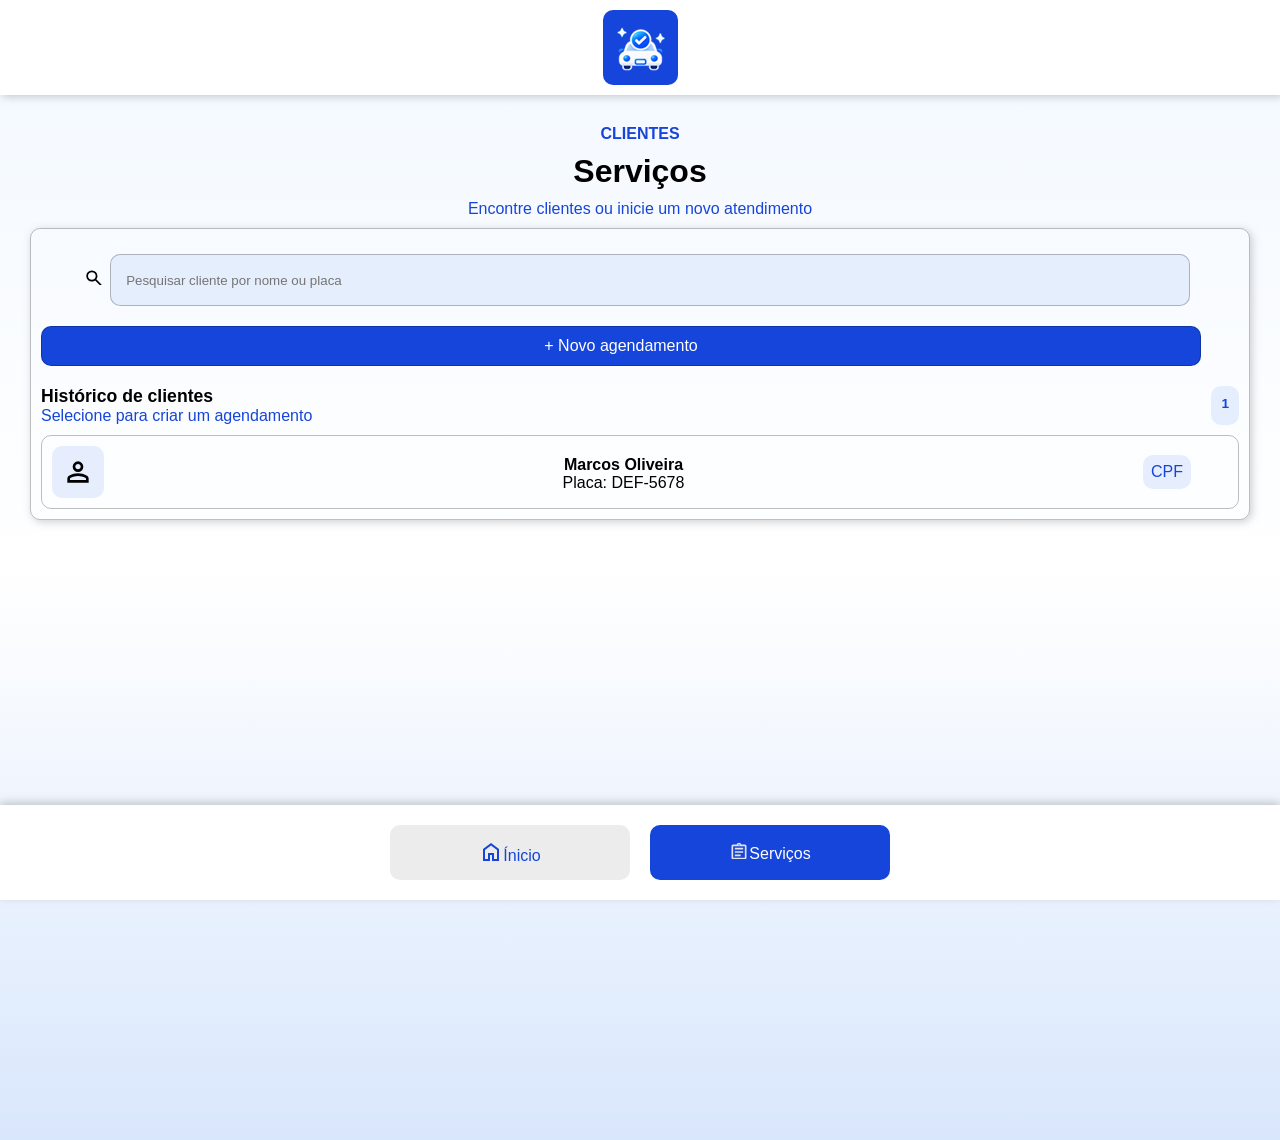
<file: html/painel/servicos.html>
<!DOCTYPE html>
<html lang="pt-BR">
<head>
    <meta charset="UTF-8">
    <meta name="viewport" content="width=device-width, initial-scale=1.0">
    <title>Serviços | Ajato</title>
    <link rel="shortcut icon" href="../../assets/img/favicon.ico" type="image/x-icon">
    <link rel="stylesheet" href="../../css/servicos.css">
</head>
<body>
    <header>
        <img src="../../assets/img/logo-ajato - Copia.png" alt="Logo do Ajato">
    </header>
    <main>
        <div></div>
        <div>
            <p id="p1">CLIENTES</p>
            <h1>Serviços</h1>
            <p>Encontre clientes ou inicie um novo atendimento</p>
            <div id="historico">
                <div id="pesquisa">
                    <label for="ipesquisa">
                        <svg id="pesquisa-icon" xmlns="http://www.w3.org/2000/svg" viewBox="0 -8 24 28" height="24px" width="24px" fill="black"><path d="M19.6,21l-6.3-6.3q-0.75,0.6-1.72,0.95T9.5,16q-2.72,0-4.61-1.89Q3,12.23 3,9.5Q3,6.77 4.89,4.89T9.5,3t4.61,1.89T16,9.5q0,1.1-0.35,2.07T14.7,13.3L21,19.6L19.6,21ZM9.5,14q1.88,0 3.19-1.31T14,9.5T12.69,6.31T9.5,5T6.31,6.31T5,9.5t1.31,3.19T9.5,14Z"/></svg>
                    </label>
                    <input type="text" name="pesquisa" id="ipesquisa" placeholder="Pesquisar cliente por nome ou placa">
                </div>

                <div id="novo-agendamento">
                    <a href="novo-agendamento-cpf.html">+ Novo agendamento</a>
                </div>

                <div id="detalhes">
                    <div>
                        <p id="p-h">Histórico de clientes</p>
                        <p>Selecione para criar um agendamento</p>
                    </div>
                    <p>1</p>
                </div>
                <div class="clientes">
                    <svg class="cliente" xmlns="http://www.w3.org/2000/svg" viewBox="0 0 24 24" height="32px" width="32px" fill="black"><path d="M9.18,10.83Q8,9.65 8,8T9.18,5.18T12,4t2.83,1.18T16,8t-1.17,2.82T12,12T9.18,10.83ZM4,20V17.2q0-0.85 0.44-1.56q0.44-0.71 1.16-1.09q1.55-0.78 3.15-1.16T12,13t3.25,0.39t3.15,1.16q0.72,0.38 1.16,1.09T20,17.2V20H4Zm2-2H18V17.2q0-0.27-0.14-0.5q-0.14-0.22-0.36-0.35q-1.35-0.68-2.72-1.01T12,15T9.23,15.34T6.5,16.35Q6.28,16.48 6.14,16.7Q6,16.93 6,17.2V18Zm7.41-8.59Q14,8.82 14,8T13.41,6.59T12,6T10.59,6.59Q10,7.18 10,8t0.59,1.41T12,10t1.41-0.59ZM12,8Zm0,10Z"/></svg>
                    <div class="informacoes">
                        <p class="placa">Marcos Oliveira</p>
                        <p>Placa: DEF-5678</p>
                    </div>
                    <div>
                        <p id="p-c">CPF</p>
                        <svg class="editar-icon" xmlns="http://www.w3.org/2000/svg" viewBox="0 0 24 24" height="24px" width="24px" fill="#1545DA"><path d="M5,19H6.43L16.2,9.23L14.78,7.8L5,17.58V19ZM3,21V16.75L16.2,3.57q0.3-0.28 0.66-0.43T17.63,3q0.4,0 0.78,0.15T19.05,3.6L20.43,5q0.3,0.27 0.44,0.65T21,6.4q0,0.4-0.14,0.76T20.43,7.82L7.25,21H3ZM19,6.4L17.6,5L19,6.4ZM15.48,8.52L14.78,7.8L16.2,9.23l-0.72-0.7Z"/></svg>
                    </div>
                </div>
            </div>
        </div>
        <div></div>
    </main>
    <footer>
        <nav>
            <a href="inicio.html" class="clicavel"><svg xmlns="http://www.w3.org/2000/svg" viewBox="0 -4 24 24" height="26px" width="24px" fill="#1545DA"><path d="M6,19H9V13h6v6h3V10L12,5.5L6,10v9ZM4,21V9l8-6l8,6V21H13V15H11v6H4Zm8-8.75Z"/></svg>Ínicio</a>
            <a href="" id="nao-clicavel"><svg xmlns="http://www.w3.org/2000/svg" viewBox="0 -6 24 24" height="24px" width="20px" fill="#e3e3e3"><path d="M5,21q-0.83,0-1.41-0.59T3,19V5Q3,4.17 3.59,3.59T5,3H9.2q0.32-0.9 1.09-1.45T12,1t1.71,0.55T14.8,3H19q0.83,0 1.41,0.59T21,5V19q0,0.82-0.59,1.41T19,21H5Zm0-2H19V5H5V19Zm2-2h7V15H7v2Zm0-4H17V11H7v2ZM7,9H17V7H7V9Zm5.54-4.96q0.21-0.21 0.21-0.54q0-0.33-0.21-0.54T12,2.75T11.46,2.96T11.25,3.5q0,0.32 0.21,0.54T12,4.25t0.54-0.21ZM5,19V5V19Z"/></svg>Serviços</a>
        </nav>
    </footer>
</body>
</html>
</file>
<file: css/all.css>
@charset "UTF-8";


body {
    background-image: linear-gradient(to bottom, #182B66, #1545DA, #4899FF);
    margin: 0px;
    padding: 0px;
    font-family: sans-serif;
    background-repeat: no-repeat;
    height: 100vh;
    background-size: cover;
    background-attachment: fixed;
}

main {
    color: white;
    display: flex;
    justify-content: space-around;
    padding: 65px 100px;
    border-radius: 10px;
    flex-wrap: wrap;
}


section#apresentacao {

    font-size: 1.55em;
    width: 550px;
    flex-basis: 430px;
    align-content: center;
    align-items: center;
}

div#logo {
    margin-bottom: 80px;
}

span#ajato {
    position: absolute;
    transform: translate(0px, 38px);
    font-weight: bold;
}

div#caixa > p {
    color: white;
    font-weight: bold;
    border: 2px solid rgba(255, 255, 255, 0.455);
    border-radius: 20px;
    padding: 10px;
    font-size: .55em;
    font-weight: bold;
    width: 250px;
}

section#apresentacao > p {
    font-size: .65em;
    color: white;
    font-weight: bold;
    line-height: 1.5em;
}

div#espaco {
    flex-basis: 50px;
    flex-shrink: 1;
}

section#forms {
    border-radius: 20px;
    color: black;
    background-color: white;
    padding: 24px;
    flex-basis: 430px;
    margin-top: 50px;
    align-content: center;
    height: 554px;
}

p#p1 {
    font-size: .8em;
    font-weight: bold;
    color: #1545DA;
}

h2 {
    font-size: 1.7em;
    font-weight: bold
}

p#p2 {
    font-size: .9em;
    color: #1546dabf;
    margin-bottom: 10px;
}

div.texto > input {
    display: block;
    color: #1546da86;
    border: 1px solid #1546da57;
    border-radius: 10px;
    width: 400px;
    padding: 10px;
    margin: 18px 0px;
}

div.texto > input [placeholder] {
    font-size: 6em;
}

a {
    text-decoration: none;
    color: #1545DA;
    padding-left: 5px;
}

a:hover {
    color: #182B66;
    padding-left: 5px;
}

div#check {
    margin: 5px 0px;
}

div#check > label {
    cursor: pointer;
    color: #1546da86;
}

button {
    cursor: pointer;
    font-weight: bold;
    font-size: 1em;
    background-color: #1545DA;
    width: 420px;
    padding: 15px;
    border: 1px solid rgba(0, 0, 0, 0.655);
    border-radius: 10px;
    color: white;
    margin-bottom: 10px;
}

button:hover {
    transform: translate(0px, -3px);
    background-color: #182B66;
}

p#p3 {
    color: #1546da86;
    border-top: 1px solid rgba(0, 0, 0, 0.321);
    padding-top: 7px;
    text-align: center;
}

footer {
    padding-left: 173px;
    color: white;
}

@media screen and (max-width: 576px) {
    main {
        padding: 15px 12px;
        flex-wrap: wrap;
    }

    section#apresentacao {
        flex-basis: 375px; 
        font-size: 1.2em;   
    }

    div#logo {
        margin-bottom: 20px;
    }

    div#caixa > p {
        font-size: .8em;
        width: 200px;
    }

    div#espaco {
        flex-basis: 0px;
    }

    section#apresentacao > p {
        font-size: .9em;
    }

    section#forms {
        flex-basis: 375px;
        padding: 20px;
    }
}

@media screen and (min-width: 577px) and (max-width: 768px) {
    main {
        padding: 0px 0px;
        flex-flow: column wrap;
    }

    section#apresentacao{
        align-items: center;
        align-self: center;
    }

    div#espaco {
        flex-basis: 0px;
    }
    
    section#forms {
        align-self: center;
        align-items: center;
    }
}
</file>
<file: css/confirmado.css>
div > span.material-symbols-outlined {
    border: 1px solid rgba(0, 0, 0, 0.655);
    padding: 10px;
    color: #1546da86;
    border-radius: 10px;
    font-weight: bold;
    font-size: 2em;
    margin: 20px 0px;
}

section#forms {
    margin-top: 150px;
    height: 300px;
}
</file>
<file: css/senha.css>
div > span.material-symbols-outlined {
    border: 1px solid rgba(0, 0, 0, 0.655);
    padding: 10px;
    color: #1546da86;
    border-radius: 10px;
    font-weight: bold;
    font-size: 2em;
    margin: 20px 0px;
}

section#forms {
    margin-top: 150px;
    height: 350px;
}
</file>
<file: css/inicio.css>
@charset "UTF-8";

* {
    margin: 0px;
    padding: 0px;
    font-family: sans-serif;
}

header {
    background-color: white;
    box-shadow: 2px 2px 8px rgba(128, 128, 128, 0.379);
    

    display: flex;
    justify-content: center;
    padding: 10px;

    position: sticky;
    top: 0px;
    z-index: 1;
}

header > img {
    background-color: #1545DA;
    border-radius: 10px;
}

body {
    background-image: linear-gradient(to bottom, #F2F8FF, white, #D9E7FC);
    display: grid;
}

main {
    margin: 20px 0px;
    display: grid;
    grid-template-columns: 30px 3fr 30px;
    text-align: center;
}

main > div > p {
    color: #1545DA;
    padding: 10px 0px;
}

#p1 {
    font-weight: bold;
}

main > div > div#historico {
    border: 1px solid rgba(0, 0, 0, 0.250);
    box-shadow: 2px 2px 8px rgba(128, 128, 128, 0.379);
    border-radius: 10px;
    padding: 10px;
}

div#historico > div#pesquisa > input {
    width: 80%;
    height: 50px;
    border-radius: 10px;
    background-color: #d9e7fca3;
    border: 1px solid rgba(0, 0, 0, 0.250);
    text-indent: 15px;
}

div#historico > div#pesquisa > svg#filtro-icon {
    border-radius: 10px;
    padding: 10px;
    cursor: pointer;

    background-color: #d9e7fca3;

    
    transform: translate(14%, 40%);
}

div#historico > div#pesquisa > svg#filtro-icon:hover {
    background-color: #d9e7fc;
}

div#historico > div#detalhes {
    display: flex;
    flex-flow: row nowrap;
    justify-content: space-between;

    margin-top: 20px;
}

div#detalhes > div {
    display: flex;
    flex-direction: column;
}

div#detalhes > div > p {
    color: #1545DA;
    text-align: left;
}

div#detalhes > div > #p-h {
    font-size: 1.1em;
    font-weight: bold;
    color: black;
}

div#detalhes > p {
    border-radius: 10px;
    padding: 10px;

    background-color: #d9e7fca3;

    color: #1545DA;
    font-weight: bold;
    font-size: .85em;
}

div#historico > div.carros {
    display: flex;
    flex-flow: row nowrap;
    justify-content: space-between;

    cursor: pointer;

    margin-top: 10px;
    padding: 10px;
    
    border-radius: 10px;
    border: 1px solid rgba(0, 0, 0, 0.250);

}

div#historico > div.carros:hover {
    box-shadow: 0px 3px 3px rgba(128, 128, 128, 0.379);
    transform: translate(0px, -3px);

    transition: transform .3s;
}

div.carros > svg.carro {
    border-radius: 10px;
    padding: 10px;

    background-color: #d9e7fca3;
}

div.carros > div.informacoes {
    display: flex;
    flex-direction: column;
}

.placa {
    padding-top: 10px;
    font-weight: bold;
}

.status-visual {
    padding-top: 15px;
}

footer {
    background-color: white;
    box-shadow: 0px -3px 8px rgba(128, 128, 128, 0.379);
    padding: 20px;

    display: flex;
    justify-content: center; 

    position: sticky;
    bottom: 0px;
    z-index: 1;
}

footer nav {
    flex-basis: 90vw;
    gap: 20px;
    display: flex;
    justify-content: center;
}

footer a {
    background-color: rgba(128, 128, 128, 0.150);
    text-decoration: none;
    text-align: center;
    

    color: #1545DA;
    padding: 10px 20px;
    border-radius: 10px;
    flex-basis: 200px;
}

footer a#nao-clicavel {
    background-color: #1545DA;
    color: white;
}

footer a.clicavel:hover {
    background-color: rgba(128, 128, 128, 0.500);
    color: #1545DA;
}





@media screen and (max-width: 576px) {
}

@media screen and (min-width: 577px) and (max-width: 768px) {
    
}

@media screen and (min-width: 768px) {

    body {
        display: grid;
        grid-template-rows: 1fr 10fr 1fr;
        grid-auto-flow: column;
    }
}
</file>
<file: css/novo-agendamento.css>
@charset "UTF-8";

* {
    margin: 0px;
    padding: 0px;
    font-family: sans-serif;
}

header {
    background-color: white;
    box-shadow: 2px 2px 8px rgba(128, 128, 128, 0.379);
    

    display: flex;
    justify-content: center;
    padding: 10px;

    position: sticky;
    top: 0px;
    z-index: 1;
}

header > img {
    background-color: #1545DA;
    border-radius: 10px;
}

body {
    background-image: linear-gradient(to bottom, #F2F8FF, white, #D9E7FC);
    display: grid;
}

main {
    margin: 20px 0px;
    display: grid;
    grid-template-columns: 30px 3fr 30px;
    text-align: left;
}

main > div > a {
    text-decoration: none;
    margin-bottom: 10px;
}

main > div > p {
    color: #1545DA;
    padding: 10px 0px;
}

#p1 {
    font-weight: bold;
}

main > div > div#historico {
    border: 1px solid rgba(0, 0, 0, 0.250);
    box-shadow: 2px 2px 8px rgba(128, 128, 128, 0.379);
    border-radius: 10px;
    padding: 10px;
}


div#historico > div#tipo-cadastro {
    margin-top: 20px;
    margin-bottom: 20px;
    display: flex;
    justify-content: space-evenly;
}

div#historico > div#tipo-cadastro > a {
    padding: 10px;
    border-radius: 10px;
    background-color: rgba(128, 128, 128, 0.150);
    border: 1px solid rgba(0, 0, 0, 0.250);
    text-decoration: none;
    color: #1545DA;
}

div#historico > div#tipo-cadastro > a.nao-clicavel {
    background-color: #1545DA;
    color: white;
}

div#historico > div#tipo-cadastro > a.clicavel:hover {
    background-color: rgba(128, 128, 128, 0.500);
    color: #1545DA;
}

div#historico > div#detalhes {
    display: flex;
    flex-flow: row nowrap;
    justify-content: space-between;

    margin-top: 20px;
}

div#detalhes > div {
    display: flex;
    flex-direction: column;
}

div#detalhes > div > p {
    color: #1545DA;
    text-align: left;
}

div#detalhes > div > #p-h {
    font-size: 1.1em;
    font-weight: bold;
    color: black;
}

div#detalhes > p {
    border-radius: 10px;
    padding: 10px;

    background-color: #d9e7fca3;

    color: #1545DA;
    font-weight: bold;
    font-size: .85em;
}

div#historico > div.clientes {
    display: flex;
    flex-flow: row nowrap;
    justify-content: space-between;

    cursor: pointer;

    margin-top: 10px;
    padding: 10px;
    
    border-radius: 10px;
    border: 1px solid rgba(0, 0, 0, 0.250);

}

div#historico > div.clientes:hover {
    box-shadow: 0px 3px 3px rgba(128, 128, 128, 0.379);
    transform: translate(0px, -3px);

    transition: transform .3s;
}

div.clientes > svg.cliente {
    border-radius: 10px;
    padding: 10px;

    background-color: #d9e7fca3;
}

div.clientes > div.informacoes {
    display: flex;
    flex-direction: column;
}

div.clientes > div {
    display: flex;
    flex-direction: row;
}

.placa {
    padding-top: 10px;
    font-weight: bold;
}

div.clientes > div > p#p-c {
    align-self: center;
    border-radius: 10px;
    padding: 8px;
    margin-right: 5px;

    background-color: #d9e7fca3;

    color: #1545DA;
}



.editar-icon {
    padding: 4px;
    border-radius: 10px;

    background-color: #d9e7fca3;

    transform: translate(0px, 10px);
}

.editar-icon:hover {
    background-color: #1545DA;
}

div.clientes > div > svg:hover {
    fill: white;
}

footer {
    background-color: white;
    box-shadow: 0px -3px 8px rgba(128, 128, 128, 0.379);
    padding: 20px;

    display: flex;
    justify-content: center; 

    position: sticky;
    bottom: 0px;
    z-index: 1;
}

footer nav {
    flex-basis: 90vw;
    gap: 20px;
    display: flex;
    justify-content: center;
}

footer a {
    background-color: rgba(128, 128, 128, 0.150);
    text-decoration: none;
    text-align: center;
    

    color: #1545DA;
    padding: 10px 20px;
    border-radius: 10px;
    flex-basis: 200px;
}

footer a.nao-clicavel {
    background-color: #1545DA;
    color: white;
}

footer a.clicavel:hover {
    background-color: rgba(128, 128, 128, 0.500);
    color: #1545DA;
}





@media screen and (max-width: 576px) {
}

@media screen and (min-width: 577px) and (max-width: 768px) {
    
}

@media screen and (min-width: 768px) {

    body {
        display: grid;
        grid-template-rows: 1fr 10fr 1fr;
        grid-auto-flow: column;
    }

    div.clientes > div > .editar-icon {
        opacity: 0;
    }

    div.clientes:hover > div > .editar-icon {
        opacity: 100;

        transition: opacity .3s;
    }
}
/* ============================================================
   FORMULARIOS DE NOVO AGENDAMENTO (CPF / CNPJ)
   Seguem a linguagem visual do CSS original do Ajato.
   Nenhuma regra original de cabecalho, rodape ou historico muda.
   ============================================================ */

.agendamento-formulario,
.agendamento-formulario * {
    box-sizing: border-box;
}

/* Apenas a area do formulario recebe a organizacao em cartao.
   A borda, a sombra e o arredondamento seguem #historico. */
#historico {
    background-color: transparent;
    padding: 20px;
}

#historico > .agendamento-formulario {
    width: 100%;
    max-width: none;
    margin: 0 0 20px;
    padding: 0 0 20px;
    border: 0;
    border-radius: 0;
    background-color: transparent;
    box-shadow: none;
    color: black;
}

.agendamento-formulario .formulario-rotulo,
.agendamento-formulario .formulario-campo > label:not(.formulario-whatsapp),
.agendamento-formulario .formulario-legenda {
    display: block;
    font-size: 16px;
    font-weight: bold;
    color: black;
}

.agendamento-formulario .formulario-rotulo {
    margin-bottom: 10px;
}

/* Mesma dupla de cores, bordas e raio dos botoes originais. */
.agendamento-formulario #tipo-cadastro {
    display: grid;
    grid-template-columns: repeat(2, minmax(0, 1fr));
    gap: 10px;
    margin: 0 0 20px;
}

.agendamento-formulario #tipo-cadastro > a {
    display: flex;
    align-items: center;
    justify-content: center;
    min-height: 44px;
    padding: 10px;
    border: 1px solid rgba(0, 0, 0, 0.250);
    border-radius: 10px;
    background-color: rgba(128, 128, 128, 0.150);
    color: #1545DA;
    text-decoration: none;
    text-align: center;
    font-size: 16px;
}

.agendamento-formulario #tipo-cadastro > a.nao-clicavel {
    background-color: #1545DA;
    color: white;
}

.agendamento-formulario #tipo-cadastro > a.clicavel:hover {
    background-color: rgba(128, 128, 128, 0.500);
    color: #1545DA;
}

/* A disposicao em duas colunas e a mesma da versao aprovada. */
.agendamento-formulario .formulario-grade {
    display: grid;
    grid-template-columns: repeat(2, minmax(0, 1fr));
    gap: 15px;
}

.agendamento-formulario .formulario-campo > label:not(.formulario-whatsapp) {
    margin-bottom: 8px;
}

/* Campos inspirados no input de pesquisa da tela Servicos. */
.agendamento-formulario .formulario-campo > input:not([type="checkbox"]) {
    display: block;
    width: 100%;
    min-width: 0;
    height: 50px;
    padding: 0 15px;
    border: 1px solid rgba(0, 0, 0, 0.250);
    border-radius: 10px;
    background-color: #d9e7fca3;
    color: black;
    font: inherit;
    outline-offset: 2px;
}

.agendamento-formulario .formulario-campo > input::placeholder {
    color: #666;
    opacity: 1;
}

.agendamento-formulario .formulario-campo > input:focus-visible {
    outline: 2px solid #1545DA;
}

.agendamento-formulario .formulario-campo > input[type="date"] {
    color-scheme: light;
}

.agendamento-formulario .formulario-campo > label.formulario-whatsapp {
    display: flex;
    align-items: center;
    gap: 8px;
    margin-top: 10px;
    color: #1545DA;
    font-size: 14px;
    font-weight: normal;
    cursor: pointer;
}

.agendamento-formulario input[type="checkbox"] {
    width: 16px;
    height: 16px;
    margin: 0;
    flex-shrink: 0;
    accent-color: #1545DA;
    cursor: pointer;
}

.agendamento-formulario .formulario-divisoria {
    height: 1px;
    margin: 20px 0;
    border: 0;
    background-color: rgba(0, 0, 0, 0.250);
}

.agendamento-formulario .formulario-titulo-secao {
    margin: 0 0 15px;
    color: black;
    font-size: 1.1em;
    font-weight: bold;
}

.agendamento-formulario .formulario-lavagens {
    margin-top: 20px;
}

.agendamento-formulario .formulario-legenda {
    margin-bottom: 10px;
}

.agendamento-formulario .formulario-opcoes {
    display: grid;
    grid-template-columns: repeat(3, minmax(0, 1fr));
    gap: 10px;
}

.agendamento-formulario .formulario-opcao {
    display: flex;
    align-items: center;
    gap: 8px;
    min-height: 44px;
    padding: 10px;
    border: 1px solid rgba(0, 0, 0, 0.250);
    border-radius: 10px;
    background-color: rgba(128, 128, 128, 0.150);
    color: #1545DA;
    cursor: pointer;
}

.agendamento-formulario .formulario-adicional {
    margin-top: 20px;
}

/* Botao com o mesmo azul e o mesmo raio de Novo agendamento. */
.agendamento-formulario .formulario-enviar {
    display: block;
    width: 100%;
    min-height: 50px;
    margin-top: 28px;
    padding: 10px;
    border: 0;
    border-radius: 10px;
    background-color: #1545DA;
    color: white;
    font: inherit;
    cursor: pointer;
}

.agendamento-formulario .formulario-enviar:hover {
    background-color: #182B66;
}

#historico > #detalhes {
    margin-top: 0;
    padding-top: 10px;
}

@media screen and (max-width: 700px) {
    #historico {
        padding: 15px;
    }

    #historico > .agendamento-formulario {
        padding: 0 0 15px;
    }

    .agendamento-formulario .formulario-grade,
    .agendamento-formulario .formulario-opcoes {
        grid-template-columns: minmax(0, 1fr);
    }

    .agendamento-formulario #tipo-cadastro > a {
        font-size: 13px;
        padding: 8px;
    }
}

/* O grid original usa 1fr 10fr 1fr no desktop. Em paginas
   compridas isso distorce a altura das barras brancas. Este ajuste
   e restrito aos agendamentos e mantem as barras nos 95px originais
   sem alterar o CSS dos proprios elementos header/footer. */
@media screen and (min-width: 768px) {
    body:has(.agendamento-formulario) {
        grid-template-rows: 95px minmax(0px, auto) 95px;
    }
}
</file>
<file: css/servicos.css>
@charset "UTF-8";

* {
    margin: 0px;
    padding: 0px;
    font-family: sans-serif;
}

header {
    background-color: white;
    box-shadow: 2px 2px 8px rgba(128, 128, 128, 0.379);
    

    display: flex;
    justify-content: center;
    padding: 10px;

    position: sticky;
    top: 0px;
    z-index: 1;
}

header > img {
    background-color: #1545DA;
    border-radius: 10px;
}

body {
    background-image: linear-gradient(to bottom, #F2F8FF, white, #D9E7FC);
    display: grid;
}

main {
    margin: 20px 0px;
    display: grid;
    grid-template-columns: 30px 3fr 30px;
    text-align: center;
}

main > div > p {
    color: #1545DA;
    padding: 10px 0px;
}

#p1 {
    font-weight: bold;
}

main > div > div#historico {
    border: 1px solid rgba(0, 0, 0, 0.250);
    box-shadow: 2px 2px 8px rgba(128, 128, 128, 0.379);
    border-radius: 10px;
    padding: 10px;
}

div#historico > div#pesquisa > label > #pesquisa-icon {
    transform: translate(-8px, 0px);
}

div#historico > div#pesquisa > input {
    width: 90%;
    height: 50px;
    border-radius: 10px;
    background-color: #d9e7fca3;
    border: 1px solid rgba(0, 0, 0, 0.250);
    text-indent: 15px;
    margin-top: 15px;
    margin-left: -8px;
}

div#historico > div#novo-agendamento {
    margin-top: 20px;
    
}

div#historico > div#novo-agendamento > a {
    display: block;
    width: 95%;

    padding: 10px;
    border-radius: 10px;
    background-color: #1545DA;
    border: 1px solid rgba(0, 0, 0, 0.250);
    text-decoration: none;
    color: white;
}

div#historico > div#detalhes {
    display: flex;
    flex-flow: row nowrap;
    justify-content: space-between;

    margin-top: 20px;
}

div#detalhes > div {
    display: flex;
    flex-direction: column;
}

div#detalhes > div > p {
    color: #1545DA;
    text-align: left;
}

div#detalhes > div > #p-h {
    font-size: 1.1em;
    font-weight: bold;
    color: black;
}

div#detalhes > p {
    border-radius: 10px;
    padding: 10px;

    background-color: #d9e7fca3;

    color: #1545DA;
    font-weight: bold;
    font-size: .85em;
}

div#historico > div.clientes {
    display: flex;
    flex-flow: row nowrap;
    justify-content: space-between;

    cursor: pointer;

    margin-top: 10px;
    padding: 10px;
    
    border-radius: 10px;
    border: 1px solid rgba(0, 0, 0, 0.250);

}

div#historico > div.clientes:hover {
    box-shadow: 0px 3px 3px rgba(128, 128, 128, 0.379);
    transform: translate(0px, -3px);

    transition: transform .3s;
}

div.clientes > svg.cliente {
    border-radius: 10px;
    padding: 10px;

    background-color: #d9e7fca3;
}

div.clientes > div.informacoes {
    display: flex;
    flex-direction: column;
}

div.clientes > div {
    display: flex;
    flex-direction: row;
}

.placa {
    padding-top: 10px;
    font-weight: bold;
}

div.clientes > div > p#p-c {
    align-self: center;
    border-radius: 10px;
    padding: 8px;
    margin-right: 5px;

    background-color: #d9e7fca3;

    color: #1545DA;
}



.editar-icon {
    padding: 4px;
    border-radius: 10px;

    background-color: #d9e7fca3;

    transform: translate(0px, 10px);
}

.editar-icon:hover {
    background-color: #1545DA;
}

div.clientes > div > svg:hover {
    fill: white;
}

footer {
    background-color: white;
    box-shadow: 0px -3px 8px rgba(128, 128, 128, 0.379);
    padding: 20px;

    display: flex;
    justify-content: center; 

    position: sticky;
    bottom: 0px;
    z-index: 1;
}

footer nav {
    flex-basis: 90vw;
    gap: 20px;
    display: flex;
    justify-content: center;
}

footer a {
    background-color: rgba(128, 128, 128, 0.150);
    text-decoration: none;
    text-align: center;
    

    color: #1545DA;
    padding: 10px 20px;
    border-radius: 10px;
    flex-basis: 200px;
}

footer a#nao-clicavel {
    background-color: #1545DA;
    color: white;
}

footer a.clicavel:hover {
    background-color: rgba(128, 128, 128, 0.500);
    color: #1545DA;
}





@media screen and (max-width: 576px) {
}

@media screen and (min-width: 577px) and (max-width: 768px) {
    
}

@media screen and (min-width: 768px) {

    body {
        display: grid;
        grid-template-rows: 1fr 10fr 1fr;
        grid-auto-flow: column;
    }

    div.clientes > div > .editar-icon {
        opacity: 0;
    }

    div.clientes:hover > div > .editar-icon {
        opacity: 100;

        transition: opacity .3s;
    }
}
</file>
